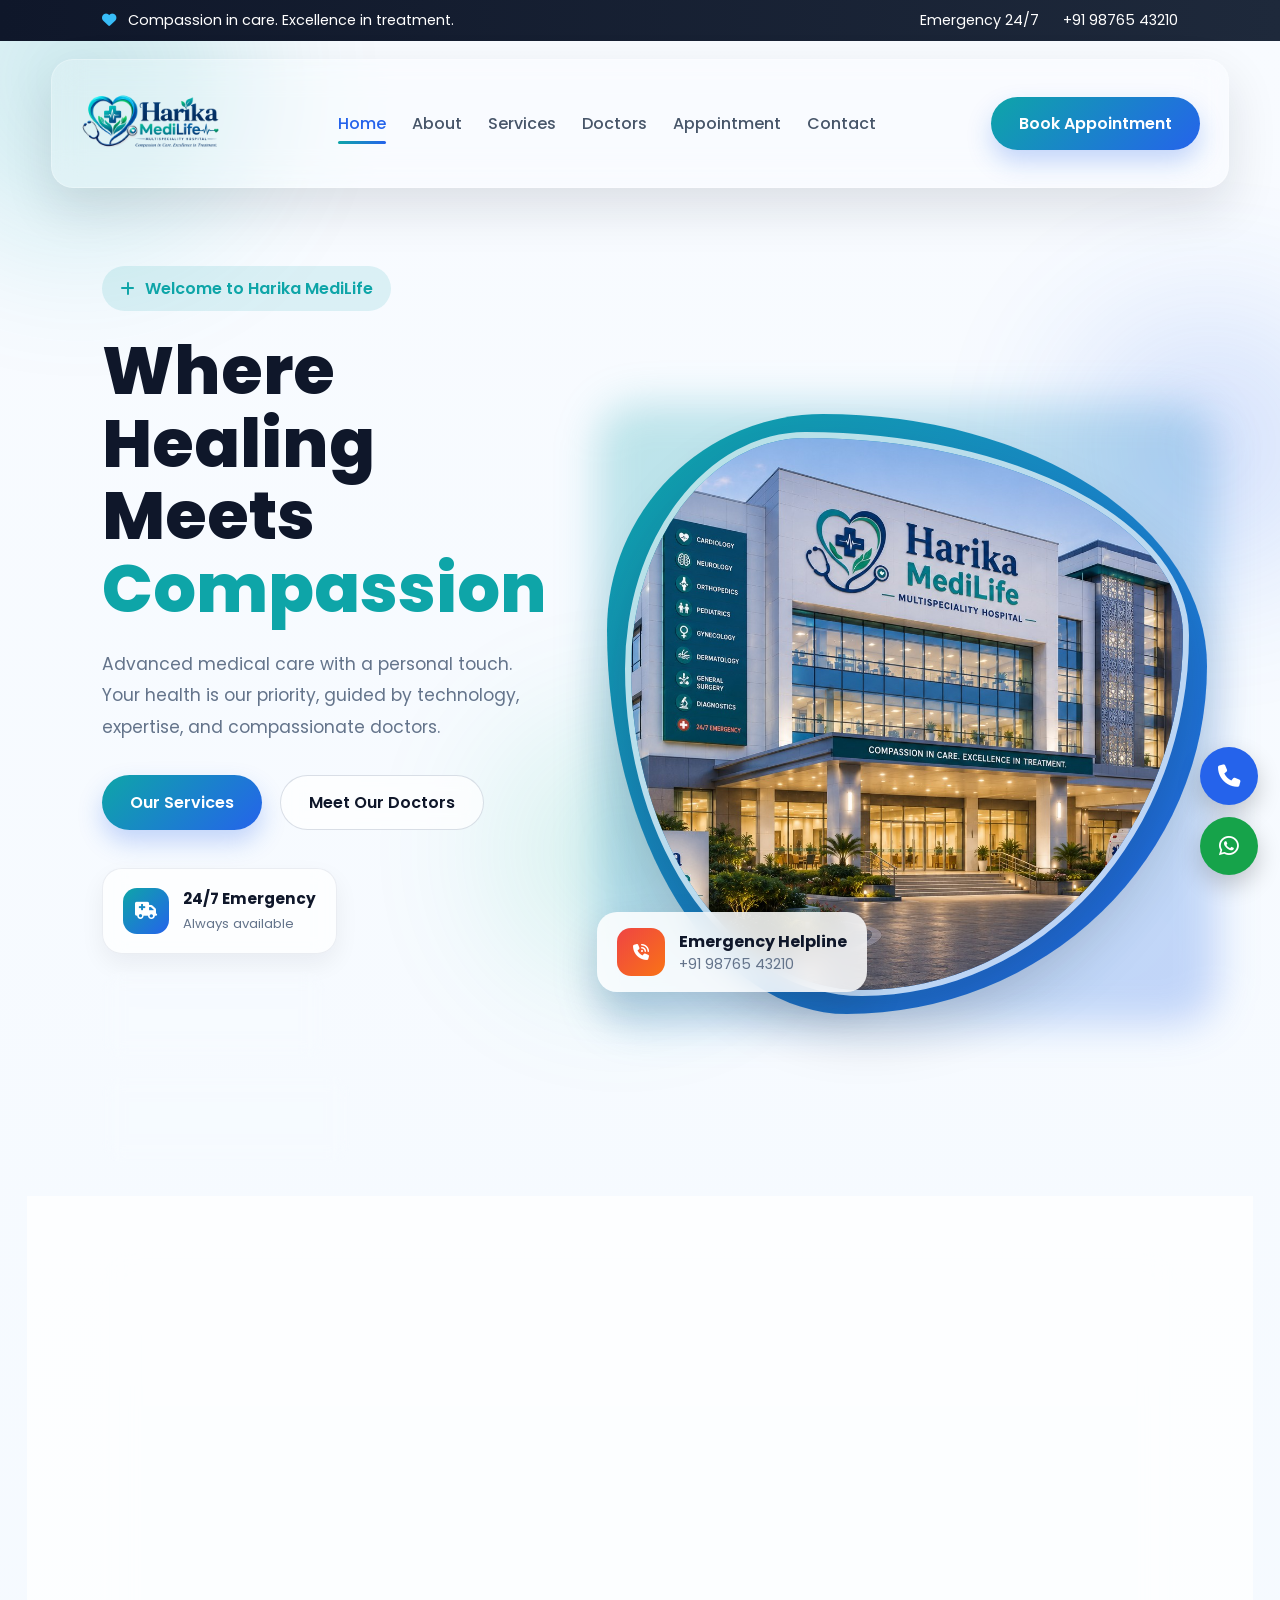
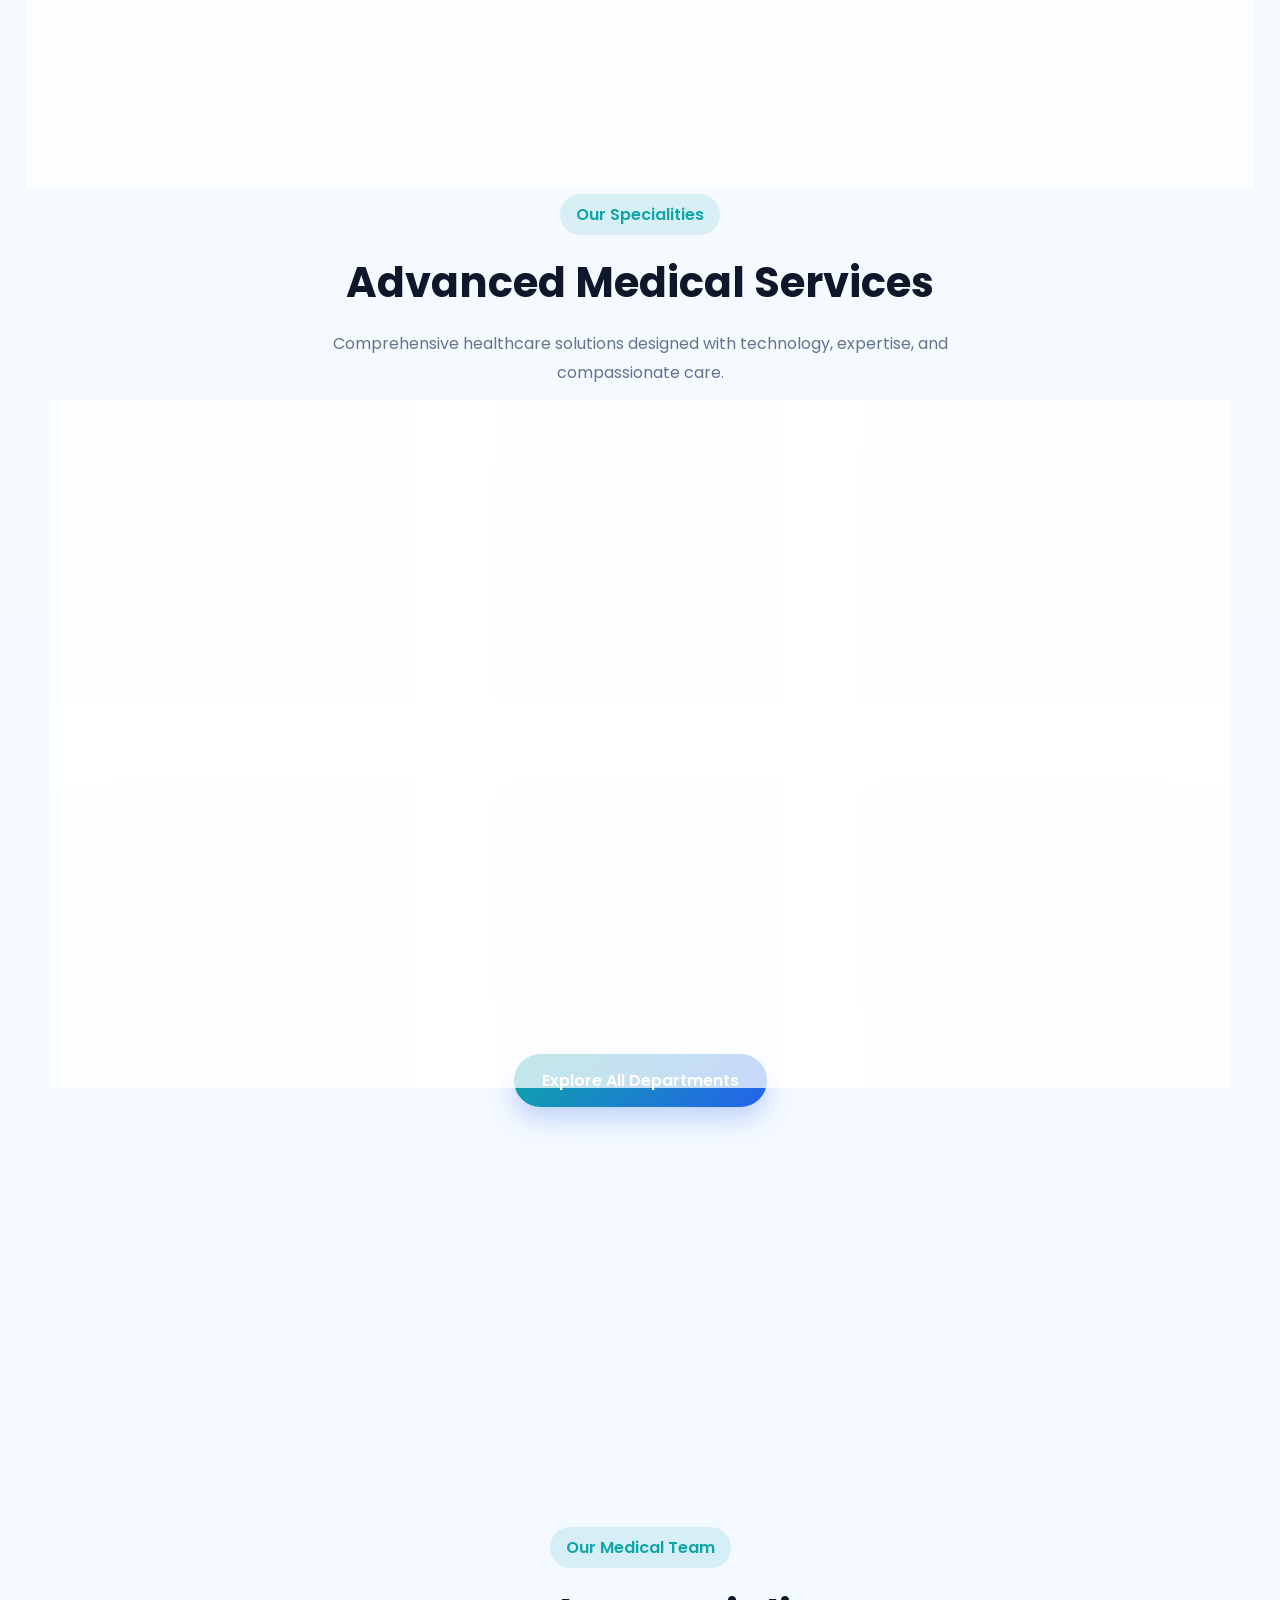
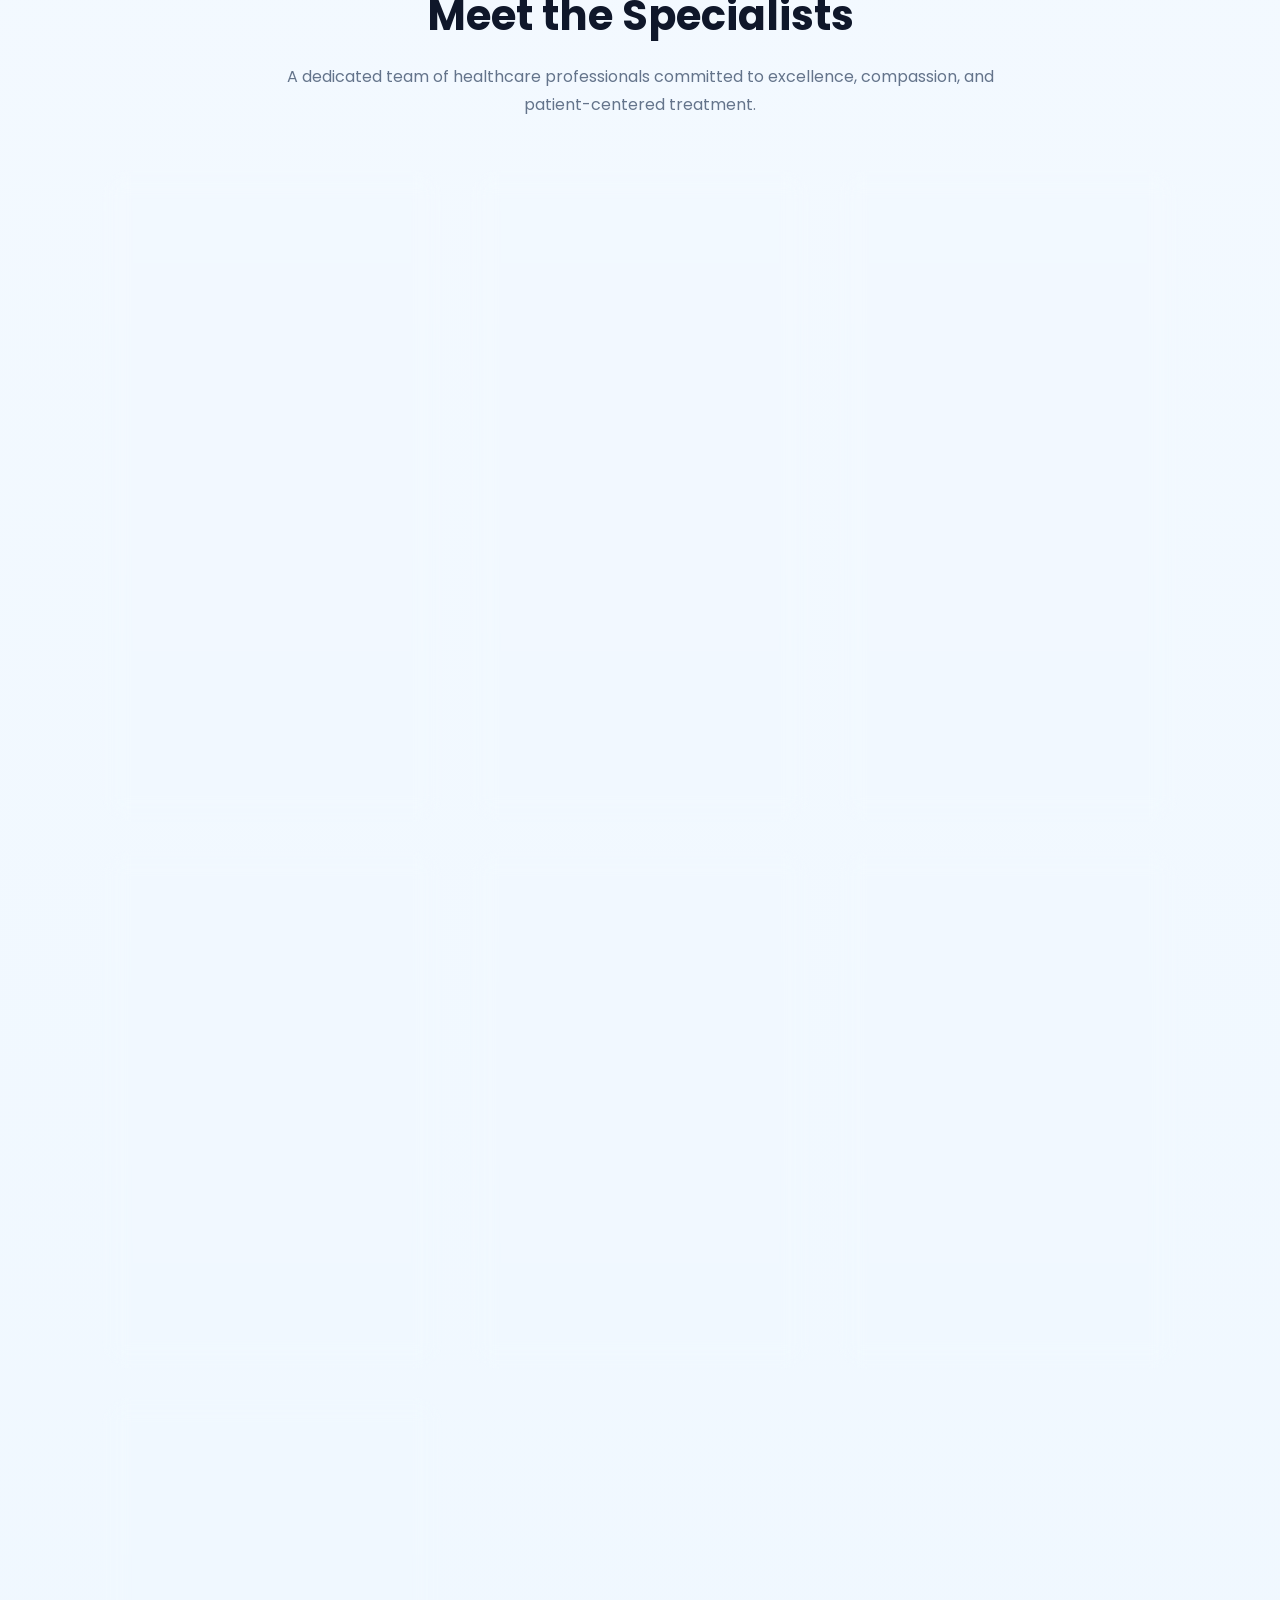
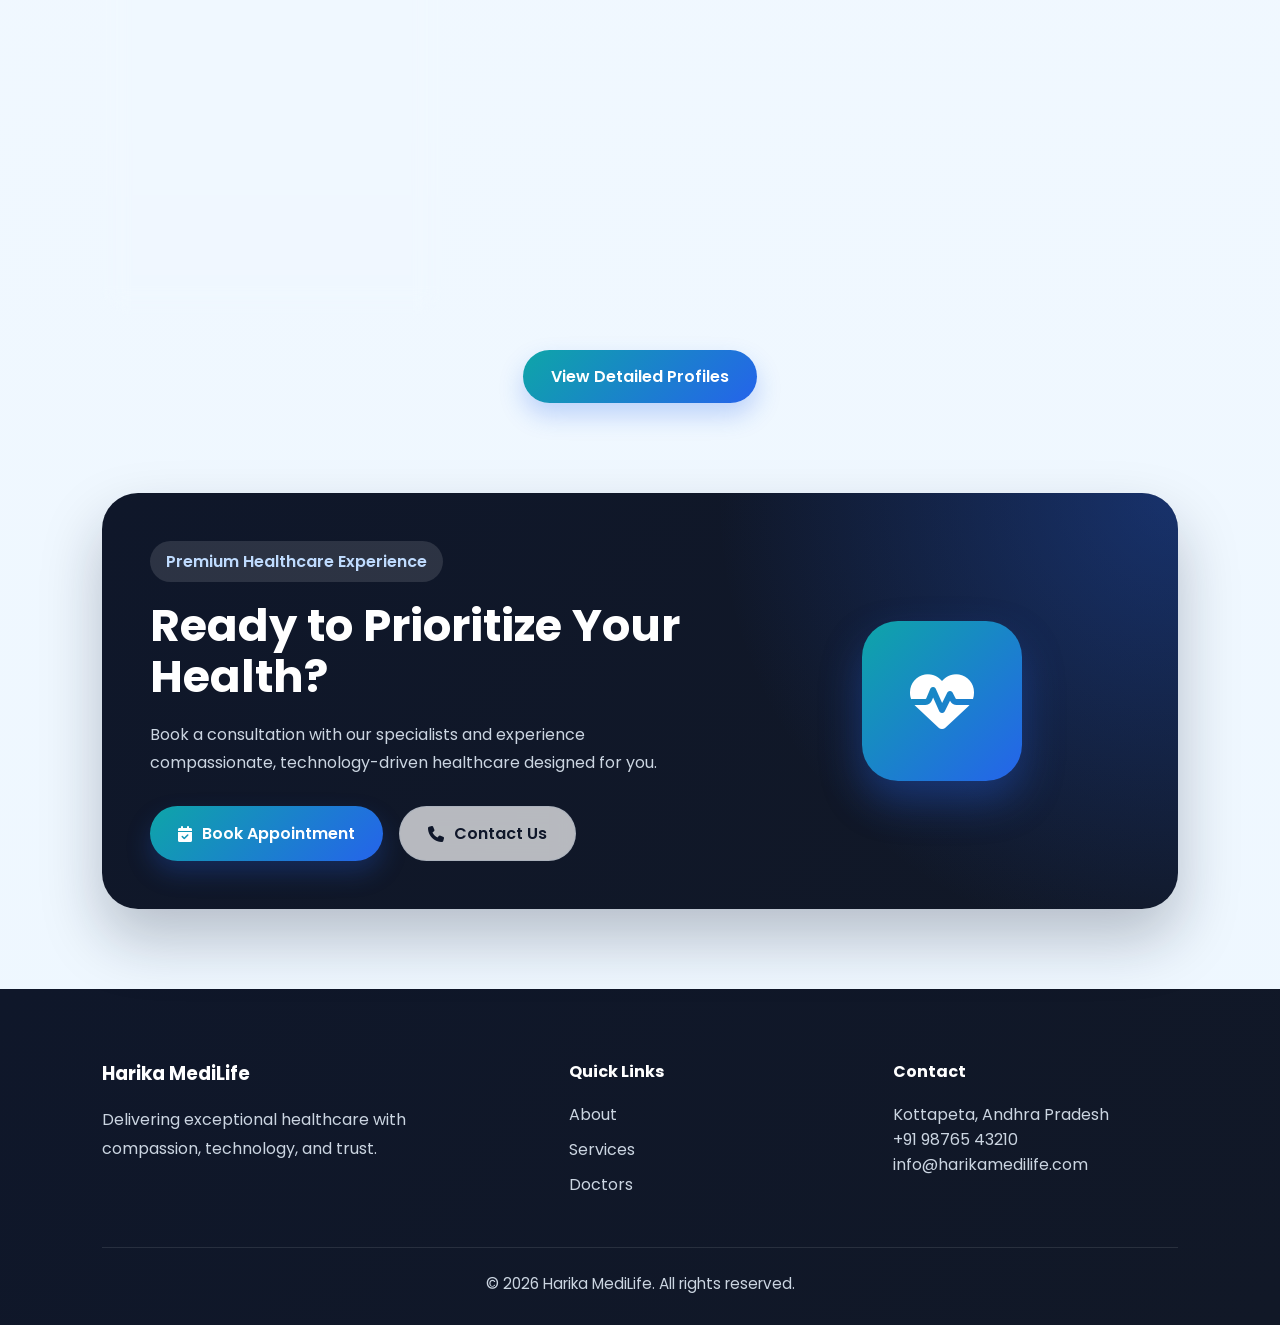
<file: index.html>
<!DOCTYPE html>
<html lang="en">
<head>
  <meta charset="UTF-8" />
  <meta name="viewport" content="width=device-width, initial-scale=1.0" />
  <title>Harika MediLife | Premium Healthcare</title>

  <link href="https://fonts.googleapis.com/css2?family=Poppins:wght@300;400;500;600;700;800&display=swap" rel="stylesheet">

  <link rel="stylesheet"
    href="https://cdnjs.cloudflare.com/ajax/libs/font-awesome/6.6.0/css/all.min.css">

  <link rel="stylesheet" href="css/style.css">
</head>

<body>
    <!-- Background Blobs -->
  <div class="bg-blob blob-1"></div>
  <div class="bg-blob blob-2"></div>
  <div class="bg-blob blob-3"></div>

  <!-- Top Emergency Bar -->
  <div class="top-bar">
    <div>
      <i class="fa-solid fa-heart"></i>
      Compassion in care. Excellence in treatment.
    </div>

    <div class="top-right">
      <span>Emergency 24/7</span>
      <span>+91 98765 43210</span>
    </div>
  </div>

  <!-- Navbar -->
  <header class="navbar">

    <div class="logo">
  <img src="images/logo.png" alt="Harika MediLife Logo" class="logo-img">
</div>

    <nav>
      <a href="index.html" class="active">Home</a>
      <a href="about.html">About</a>
      <a href="services.html">Services</a>
      <a href="doctors.html">Doctors</a>
      <a href="appointment.html">Appointment</a>
      <a href="contact.html">Contact</a>
    </nav>

    <a href="appointment.html" class="btn-primary">Book Appointment</a>

  </header>

  <!-- Hero Section -->
  <section class="hero">

    <div class="hero-content">

      <div class="welcome-badge">
        <i class="fa-solid fa-plus"></i>
        Welcome to Harika MediLife
      </div>

      <h1>Where Healing Meets <span>Compassion</span></h1>

      <p>
        Advanced medical care with a personal touch.
        Your health is our priority, guided by technology,
        expertise, and compassionate doctors.
      </p>

      <div class="hero-buttons">
        <a href="services.html" class="btn-primary">
          Our Services
        </a>

        <a href="doctors.html" class="btn-secondary">
          Meet Our Doctors
        </a>
      </div>

      <div class="trust-row">

        <div class="trust-item">
          <i class="fa-solid fa-truck-medical"></i>
          <div>
            <strong>24/7 Emergency</strong>
            <span>Always available</span>
          </div>
        </div>

        <div class="trust-item">
          <i class="fa-solid fa-user-doctor"></i>
          <div>
            <strong>Expert Doctors</strong>
            <span>Highly qualified</span>
          </div>
        </div>

        <div class="trust-item">
          <i class="fa-solid fa-microscope"></i>
          <div>
            <strong>Modern Facilities</strong>
            <span>Advanced technology</span>
          </div>
        </div>

      </div>

    </div>

    <div class="hero-image">

      <div class="hero-circle">
        <img src="images/hospital-main.jpg" alt="Harika MediLife Hospital">
      </div>

      <div class="floating-card">
        <i class="fa-solid fa-phone-volume"></i>
        <div>
          <strong>Emergency Helpline</strong>
          <p>+91 98765 43210</p>
        </div>
      </div>

    </div>

  </section>

  <!-- Founder Spotlight -->
  <section class="founder-section">

    <div class="founder-card">

      <div class="founder-image">
        <img src="images/founder.jpg" alt="Harika Team Leader">
      </div>

      <div class="founder-content">

        <span class="founder-badge">Founder</span>

        <h2>Harika</h2>

        <h4>Chief Cardiologist • Project Lead • Harika MediLife</h4>

        <p>
          Leading the vision of Harika MediLife with innovation, leadership, and compassionate healthcare.
        </p>

        <div class="founder-tags">
          <span>Leadership</span>
          <span>Innovation</span>
          <span>Patient Care</span>
        </div>

      </div>

    </div>

  </section>
    <!-- Premium Services -->
  <section class="services-section">

    <div class="section-header">
      <span>Our Specialities</span>
      <h2>Advanced Medical Services</h2>
      <p>
        Comprehensive healthcare solutions designed with
        technology, expertise, and compassionate care.
      </p>
    </div>

    <div class="services-grid">

      <div class="service-card-premium">
        <div class="service-icon">
          <i class="fa-solid fa-heart-pulse"></i>
        </div>
        <h3>Cardiology</h3>
        <p>Advanced heart care, ECG, echo, and cardiac diagnostics.</p>
      </div>

      <div class="service-card-premium">
        <div class="service-icon">
          <i class="fa-solid fa-brain"></i>
        </div>
        <h3>Neurology</h3>
        <p>Specialized treatment for stroke, migraine, and neurological disorders.</p>
      </div>

      <div class="service-card-premium">
        <div class="service-icon">
          <i class="fa-solid fa-child-reaching"></i>
        </div>
        <h3>Pediatrics</h3>
        <p>Complete healthcare for infants, children, and adolescents.</p>
      </div>

      <div class="service-card-premium">
        <div class="service-icon">
          <i class="fa-solid fa-bone"></i>
        </div>
        <h3>Orthopedics</h3>
        <p>Bone, joint, and sports injury management with modern techniques.</p>
      </div>

      <div class="service-card-premium">
        <div class="service-icon">
          <i class="fa-solid fa-user-doctor"></i>
        </div>
        <h3>Dermatology</h3>
        <p>Skin, hair, and cosmetic treatments with expert consultation.</p>
      </div>

      <div class="service-card-premium">
        <div class="service-icon">
          <i class="fa-solid fa-truck-medical"></i>
        </div>
        <h3>Emergency Care</h3>
        <p>24/7 emergency and trauma support with rapid response teams.</p>
      </div>

    </div>
    <div style="text-align:center; margin-top:35px;">
  <a href="services.html" class="btn-primary">
    Explore All Departments
  </a>
</div>

  </section>

  <!-- Quick Stats -->
  <section class="stats-section">

    <div class="stat-card">
      <i class="fa-solid fa-users"></i>
      <h3>10,000+</h3>
      <p>Happy Patients</p>
    </div>

    <div class="stat-card">
      <i class="fa-solid fa-user-doctor"></i>
      <h3>7+</h3>
      <p>Expert Doctors</p>
    </div>

    <div class="stat-card">
      <i class="fa-solid fa-heart-pulse"></i>
      <h3>15+</h3>
      <p>Specialities</p>
    </div>

    <div class="stat-card">
      <i class="fa-solid fa-shield-heart"></i>
      <h3>24/7</h3>
      <p>Emergency Care</p>
    </div>

  </section>
    <!-- Premium Doctors Team -->
  <section class="doctors-section">

    <div class="section-header">
      <span>Our Medical Team</span>
      <h2>Meet the Specialists</h2>
      <p>
        A dedicated team of healthcare professionals committed to
        excellence, compassion, and patient-centered treatment.
      </p>
    </div>

    <div class="doctors-grid">

      <!-- Team Leader Card -->
      <div class="doctor-card leader-card">

        <div class="leader-ribbon">FOUNDER</div>

        <div class="doctor-image">
          <img src="images/harika.jpg" alt="Dr Harika">
        </div>

        <div class="doctor-info">
          <h3>Dr. Harika</h3>
          <p class="speciality">Chief Cardiologist & Founder</p>

          <p class="doctor-desc">
            Leading the vision of Harika MediLife with innovation,
            leadership, and compassionate healthcare.
          </p>

          <div class="doctor-socials">
            <a href="#"><i class="fab fa-linkedin-in"></i></a>
            <a href="#"><i class="fab fa-instagram"></i></a>
            <a href="#"><i class="fab fa-facebook-f"></i></a>
          </div>
        </div>
      </div>

      <!-- Team Members -->

      <div class="doctor-card">
        <div class="doctor-image">
          <img src="images/afra.jpg" alt="Dr Afra Ulfath">
        </div>
        <div class="doctor-info">
          <h3>Dr. Afra Ulfath</h3>
          <p class="speciality">Neurologist</p>
          <div class="doctor-socials">
            <a href="#"><i class="fab fa-linkedin-in"></i></a>
            <a href="#"><i class="fab fa-instagram"></i></a>
          </div>
        </div>
      </div>

      <div class="doctor-card">
        <div class="doctor-image">
          <img src="images/rafia.jpg" alt="Dr Rafia">
        </div>
        <div class="doctor-info">
          <h3>Dr. Rafia</h3>
          <p class="speciality">Pediatrician</p>
          <div class="doctor-socials">
            <a href="#"><i class="fab fa-linkedin-in"></i></a>
            <a href="#"><i class="fab fa-instagram"></i></a>
          </div>
        </div>
      </div>

      <div class="doctor-card">
        <div class="doctor-image">
          <img src="images/harshitha.jpg" alt="Dr Harshitha">
        </div>
        <div class="doctor-info">
          <h3>Dr. Harshitha</h3>
          <p class="speciality">Orthopedic Specialist</p>
          <div class="doctor-socials">
            <a href="#"><i class="fab fa-linkedin-in"></i></a>
            <a href="#"><i class="fab fa-instagram"></i></a>
          </div>
        </div>
      </div>

      <div class="doctor-card">
        <div class="doctor-image">
          <img src="images/nandhini.jpg" alt="Dr Nandhini">
        </div>
        <div class="doctor-info">
          <h3>Dr. Nandhini</h3>
          <p class="speciality">Dermatologist</p>
          <div class="doctor-socials">
            <a href="#"><i class="fab fa-linkedin-in"></i></a>
            <a href="#"><i class="fab fa-instagram"></i></a>
          </div>
        </div>
      </div>

      <div class="doctor-card">
        <div class="doctor-image">
          <img src="images/charani.jpg" alt="Dr Charani">
        </div>
        <div class="doctor-info">
          <h3>Dr. Charani</h3>
          <p class="speciality">Emergency Specialist</p>
          <div class="doctor-socials">
            <a href="#"><i class="fab fa-linkedin-in"></i></a>
            <a href="#"><i class="fab fa-instagram"></i></a>
          </div>
        </div>
      </div>

      <div class="doctor-card">
        <div class="doctor-image">
          <img src="images/gnana.jpg" alt="Dr Gnana Prasanna">
        </div>
        <div class="doctor-info">
          <h3>Dr. Gnana Prasanna</h3>
          <p class="speciality">Medical Coordinator</p>
          <div class="doctor-socials">
            <a href="#"><i class="fab fa-linkedin-in"></i></a>
            <a href="#"><i class="fab fa-instagram"></i></a>
          </div>
        </div>
      </div>

    </div>
    <div style="text-align:center; margin-top:35px;">
  <a href="doctors.html" class="btn-primary">
    View Detailed Profiles
  </a>
</div>

  </section>
    <!-- Luxury Appointment CTA -->
  <section class="cta-section">

    <div class="cta-card">

      <div class="cta-content">

        <span>Premium Healthcare Experience</span>

        <h2>Ready to Prioritize Your Health?</h2>

        <p>
          Book a consultation with our specialists and experience
          compassionate, technology-driven healthcare designed for you.
        </p>

        <div class="cta-buttons">

          <a href="appointment.html" class="btn-primary">
            <i class="fa-solid fa-calendar-check"></i>
            Book Appointment
          </a>

          <a href="contact.html" class="btn-secondary">
            <i class="fa-solid fa-phone"></i>
            Contact Us
          </a>

        </div>

      </div>

      <div class="cta-icon">
        <i class="fa-solid fa-heart-pulse"></i>
      </div>

    </div>

  </section>

  <!-- Footer -->
  <footer class="footer">

    <div class="footer-content">

      <div class="footer-brand">
        <h3>Harika MediLife</h3>
        <p>
          Delivering exceptional healthcare with compassion,
          technology, and trust.
        </p>
      </div>

      <div>
        <h4>Quick Links</h4>
        <a href="about.html">About</a>
        <a href="services.html">Services</a>
        <a href="doctors.html">Doctors</a>
      </div>

      <div>
        <h4>Contact</h4>
        <p>Kottapeta, Andhra Pradesh</p>
        <p>+91 98765 43210</p>
        <p>info@harikamedilife.com</p>
      </div>

    </div>

    <p class="copyright">
      © 2026 Harika MediLife. All rights reserved.
    </p>

  </footer>

  <script src="js/script.js"></script>
  <!-- Floating Buttons -->
<a href="tel:+919876543210" class="float-call">
  <i class="fa-solid fa-phone"></i>
</a>

<a href="https://wa.me/919876543210" class="float-whatsapp" target="_blank">
  <i class="fa-brands fa-whatsapp"></i>
</a>

</body>
</html>
</file>
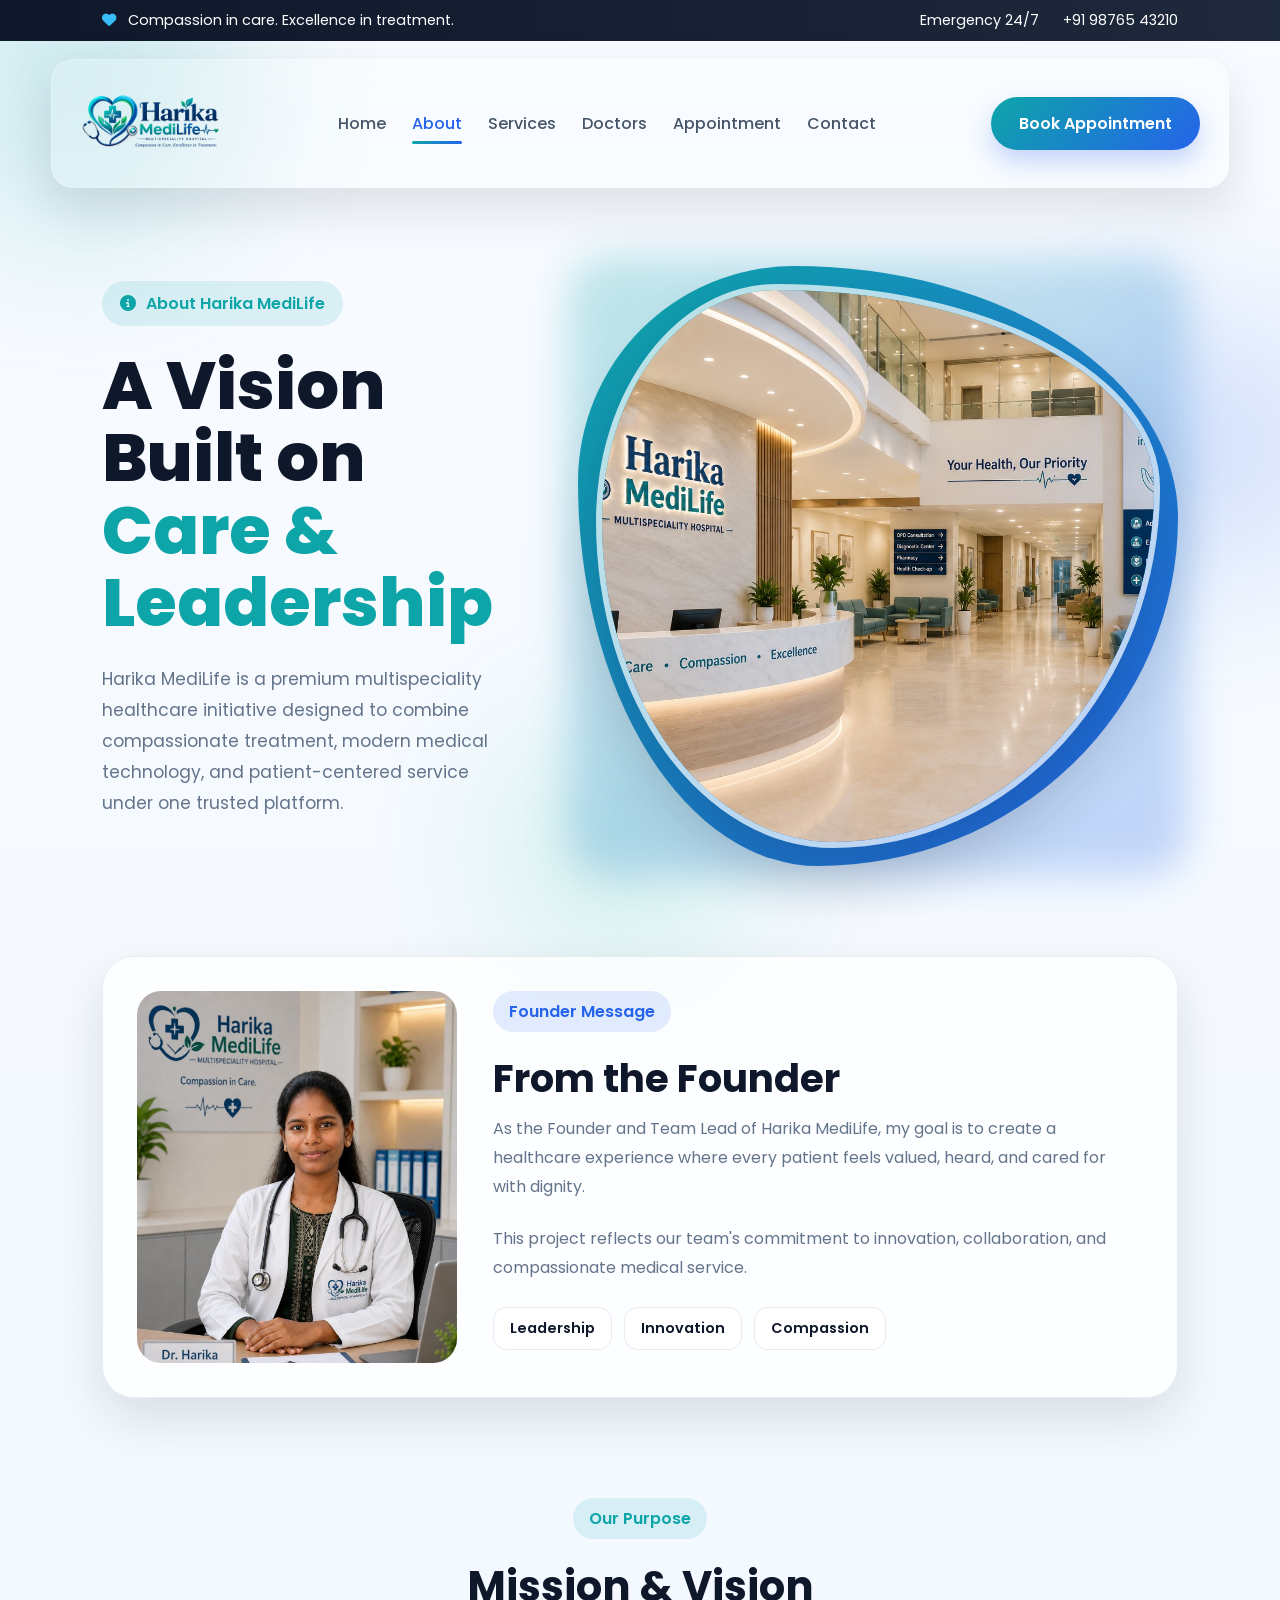
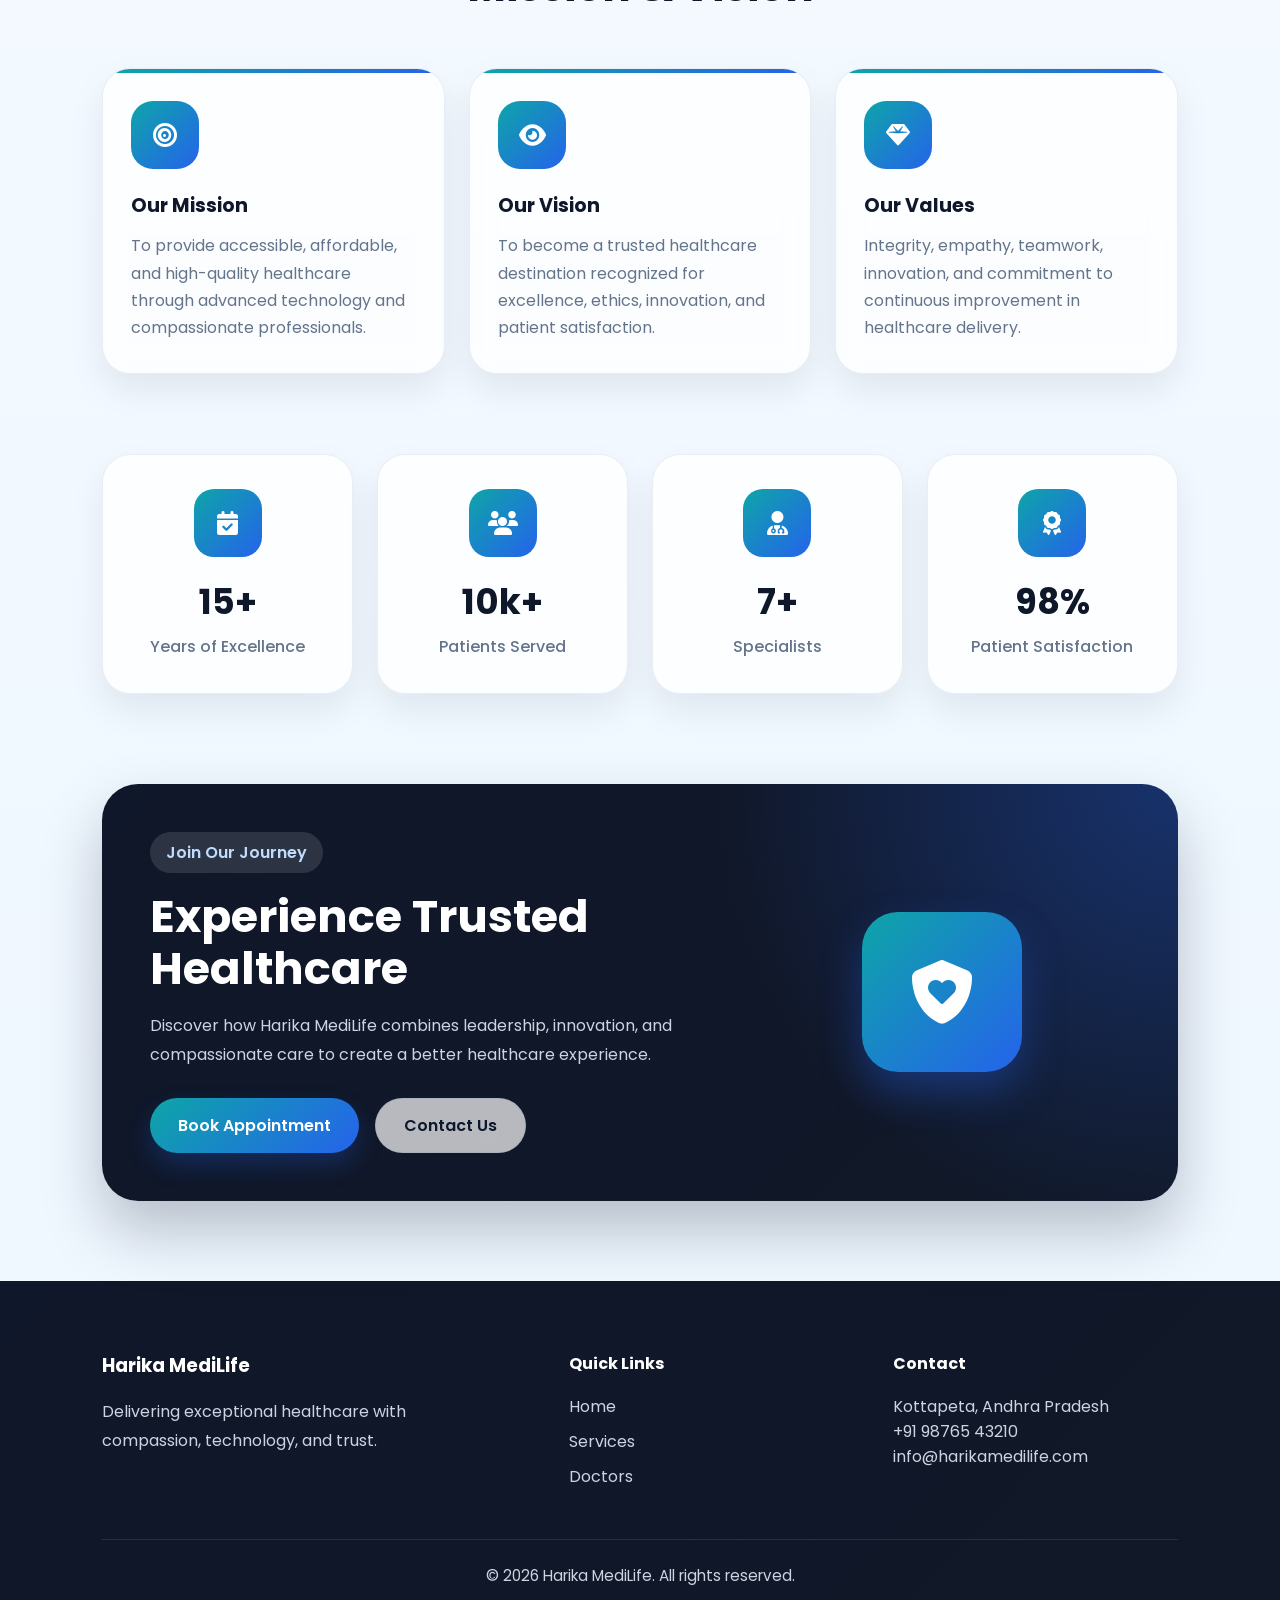
<file: about.html>
<!DOCTYPE html>
<html lang="en">
<head>
  <meta charset="UTF-8" />
  <meta name="viewport" content="width=device-width, initial-scale=1.0" />
  <title>About | Harika MediLife</title>

  <link href="https://fonts.googleapis.com/css2?family=Poppins:wght@300;400;500;600;700;800&display=swap" rel="stylesheet">

  <link rel="stylesheet"
    href="https://cdnjs.cloudflare.com/ajax/libs/font-awesome/6.6.0/css/all.min.css">

  <link rel="stylesheet" href="css/style.css">
</head>

<body>

  <div class="bg-blob blob-1"></div>
  <div class="bg-blob blob-2"></div>
  <div class="bg-blob blob-3"></div>

  <div class="top-bar">
    <div>
      <i class="fa-solid fa-heart"></i>
      Compassion in care. Excellence in treatment.
    </div>

    <div class="top-right">
      <span>Emergency 24/7</span>
      <span>+91 98765 43210</span>
    </div>
  </div>

  <header class="navbar">

    <div class="logo">
  <img src="images/logo.png" alt="Harika MediLife Logo" class="logo-img">
</div>
    <nav>
      <a href="index.html">Home</a>
      <a href="about.html" class="active">About</a>
      <a href="services.html">Services</a>
      <a href="doctors.html">Doctors</a>
      <a href="appointment.html">Appointment</a>
      <a href="contact.html">Contact</a>
    </nav>

    <a href="appointment.html" class="btn-primary">Book Appointment</a>

  </header>

  <section class="hero" style="min-height:60vh;">

    <div class="hero-content">

      <div class="welcome-badge">
        <i class="fa-solid fa-circle-info"></i>
        About Harika MediLife
      </div>

      <h1>A Vision Built on <span>Care & Leadership</span></h1>

      <p>
        Harika MediLife is a premium multispeciality healthcare initiative
        designed to combine compassionate treatment, modern medical technology,
        and patient-centered service under one trusted platform.
      </p>

    </div>

    <div class="hero-image">
      <div class="hero-circle">
        <img src="images/about.jpg" alt="About Harika MediLife">
      </div>
    </div>

  </section>

  <section class="founder-section">

    <div class="founder-card">

      <div class="founder-image">
        <img src="images/founder.jpg" alt="Founder Harika">
      </div>

      <div class="founder-content">

        <span class="founder-badge">Founder Message</span>

        <h2>From the Founder</h2>

        <p>
          As the Founder and Team Lead of Harika MediLife, my goal is to create
          a healthcare experience where every patient feels valued, heard, and
          cared for with dignity.
        </p>

        <p>
          This project reflects our team's commitment to innovation,
          collaboration, and compassionate medical service.
        </p>

        <div class="founder-tags">
          <span>Leadership</span>
          <span>Innovation</span>
          <span>Compassion</span>
        </div>

      </div>

    </div>

  </section>

  <section class="services-section">

    <div class="section-header">
      <span>Our Purpose</span>
      <h2>Mission & Vision</h2>
    </div>

    <div class="services-grid">

      <div class="service-card-premium">
        <div class="service-icon">
          <i class="fa-solid fa-bullseye"></i>
        </div>
        <h3>Our Mission</h3>
        <p>
          To provide accessible, affordable, and high-quality healthcare
          through advanced technology and compassionate professionals.
        </p>
      </div>

      <div class="service-card-premium">
        <div class="service-icon">
          <i class="fa-solid fa-eye"></i>
        </div>
        <h3>Our Vision</h3>
        <p>
          To become a trusted healthcare destination recognized for excellence,
          ethics, innovation, and patient satisfaction.
        </p>
      </div>

      <div class="service-card-premium">
        <div class="service-icon">
          <i class="fa-solid fa-gem"></i>
        </div>
        <h3>Our Values</h3>
        <p>
          Integrity, empathy, teamwork, innovation, and commitment to
          continuous improvement in healthcare delivery.
        </p>
      </div>

    </div>

  </section>

  <section class="stats-section">

    <div class="stat-card">
      <i class="fa-solid fa-calendar-check"></i>
      <h3>15+</h3>
      <p>Years of Excellence</p>
    </div>

    <div class="stat-card">
      <i class="fa-solid fa-users"></i>
      <h3>10k+</h3>
      <p>Patients Served</p>
    </div>

    <div class="stat-card">
      <i class="fa-solid fa-user-doctor"></i>
      <h3>7+</h3>
      <p>Specialists</p>
    </div>

    <div class="stat-card">
      <i class="fa-solid fa-award"></i>
      <h3>98%</h3>
      <p>Patient Satisfaction</p>
    </div>

  </section>

  <section class="cta-section">

    <div class="cta-card">

      <div class="cta-content">

        <span>Join Our Journey</span>

        <h2>Experience Trusted Healthcare</h2>

        <p>
          Discover how Harika MediLife combines leadership, innovation,
          and compassionate care to create a better healthcare experience.
        </p>

        <div class="cta-buttons">
          <a href="appointment.html" class="btn-primary">
            Book Appointment
          </a>

          <a href="contact.html" class="btn-secondary">
            Contact Us
          </a>
        </div>

      </div>

      <div class="cta-icon">
        <i class="fa-solid fa-shield-heart"></i>
      </div>

    </div>

  </section>

  <footer class="footer">

    <div class="footer-content">

      <div class="footer-brand">
        <h3>Harika MediLife</h3>
        <p>
          Delivering exceptional healthcare with compassion,
          technology, and trust.
        </p>
      </div>

      <div>
        <h4>Quick Links</h4>
        <a href="index.html">Home</a>
        <a href="services.html">Services</a>
        <a href="doctors.html">Doctors</a>
      </div>

      <div>
        <h4>Contact</h4>
        <p>Kottapeta, Andhra Pradesh</p>
        <p>+91 98765 43210</p>
        <p>info@harikamedilife.com</p>
      </div>

    </div>

    <p class="copyright">
      © 2026 Harika MediLife. All rights reserved.
    </p>

  </footer>

  <script src="js/script.js"></script>

</body>
</html>
</file>
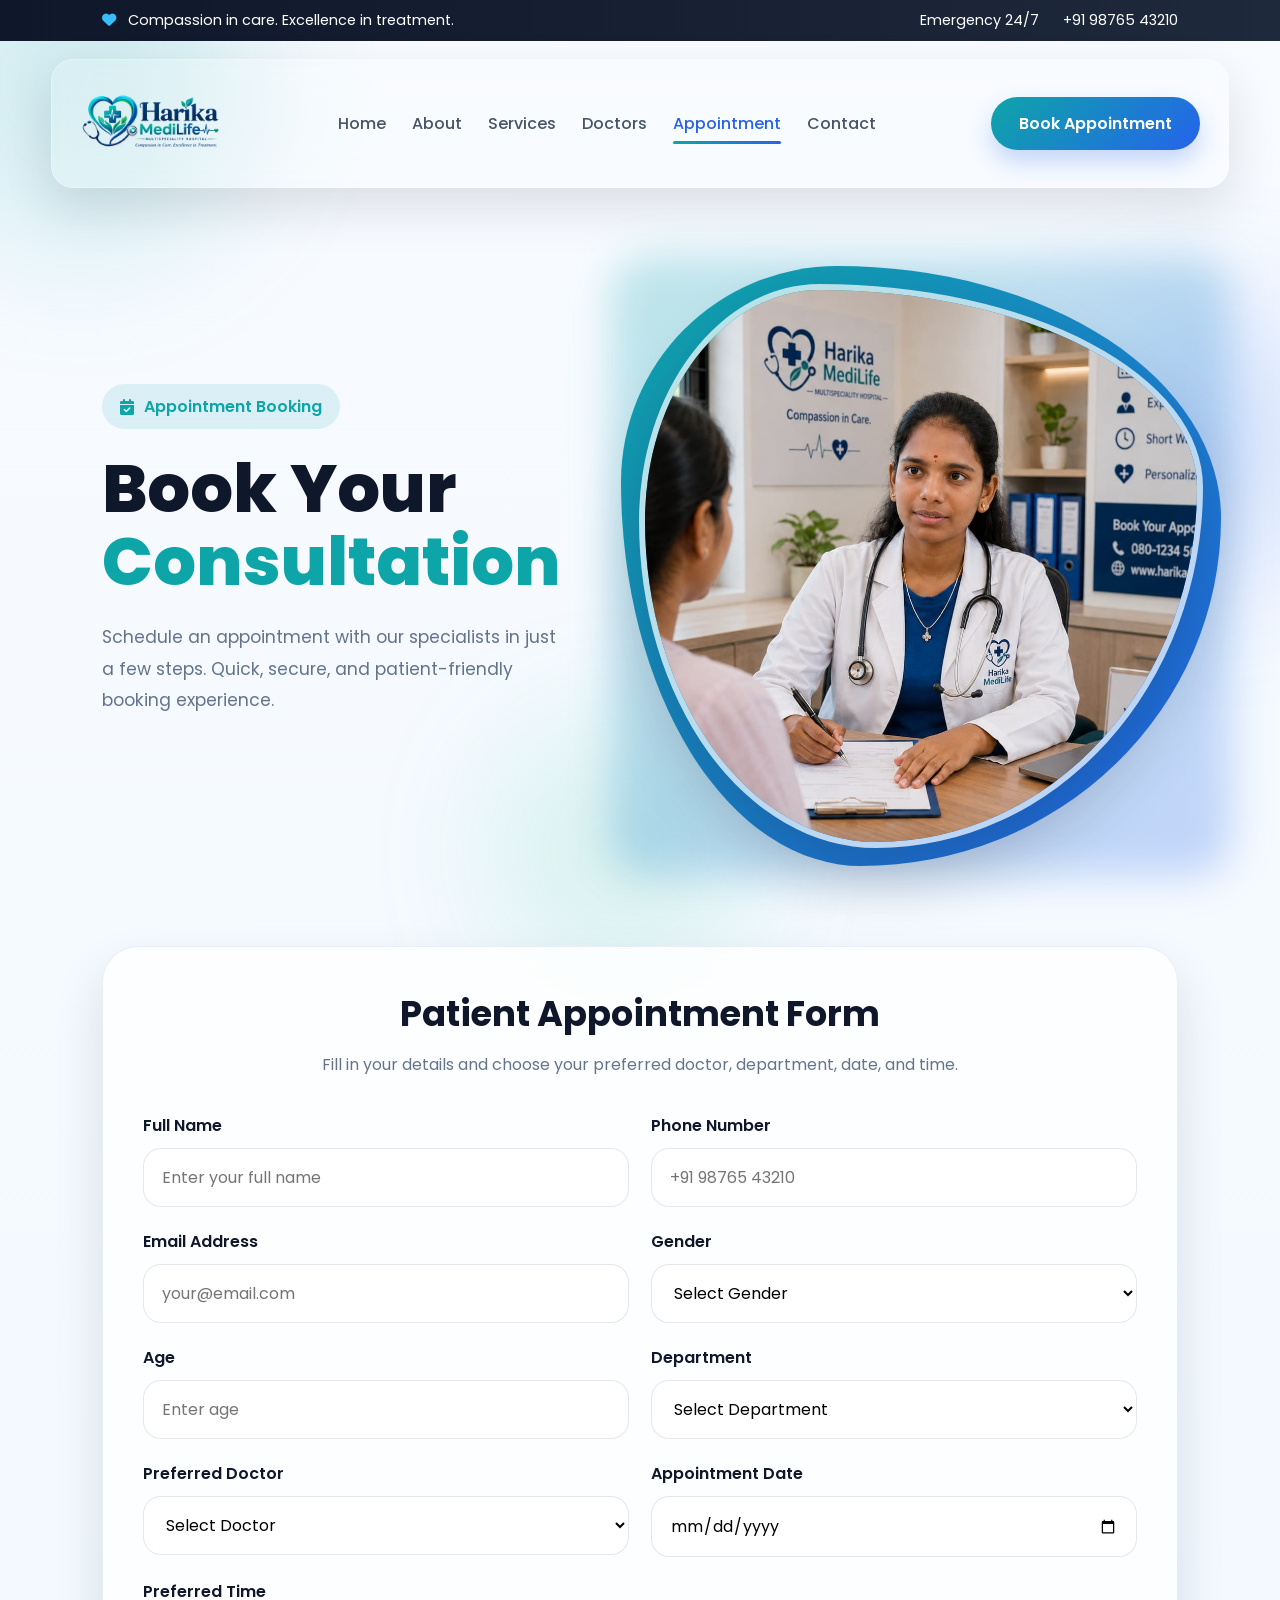
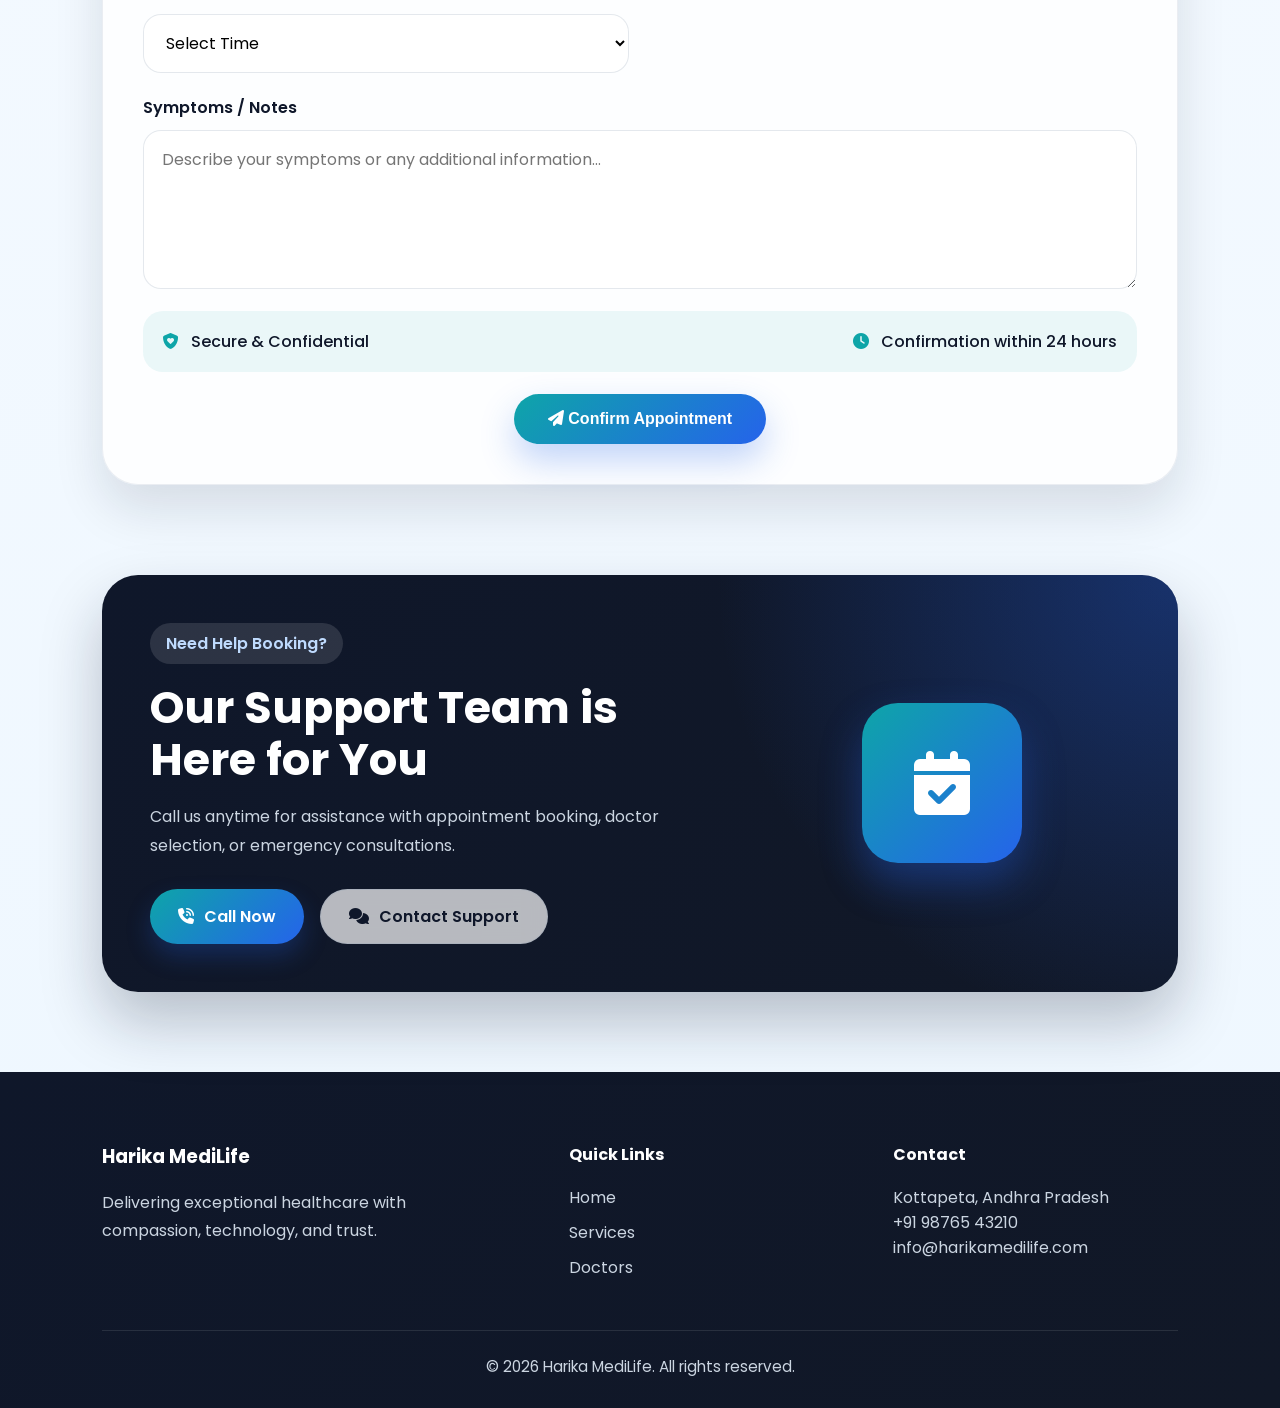
<file: appointment.html>
<!DOCTYPE html>
<html lang="en">
<head>
  <meta charset="UTF-8" />
  <meta name="viewport" content="width=device-width, initial-scale=1.0" />
  <title>Book Appointment | Harika MediLife</title>

  <link href="https://fonts.googleapis.com/css2?family=Poppins:wght@300;400;500;600;700;800&display=swap" rel="stylesheet">

  <link rel="stylesheet"
    href="https://cdnjs.cloudflare.com/ajax/libs/font-awesome/6.6.0/css/all.min.css">

  <link rel="stylesheet" href="css/style.css">
</head>

<body>

  <div class="bg-blob blob-1"></div>
  <div class="bg-blob blob-2"></div>
  <div class="bg-blob blob-3"></div>

  <div class="top-bar">
    <div>
      <i class="fa-solid fa-heart"></i>
      Compassion in care. Excellence in treatment.
    </div>

    <div class="top-right">
      <span>Emergency 24/7</span>
      <span>+91 98765 43210</span>
    </div>
  </div>

  <header class="navbar">

    <div class="logo">
  <img src="images/logo.png" alt="Harika MediLife Logo" class="logo-img">
</div>

    <nav>
      <a href="index.html">Home</a>
      <a href="about.html">About</a>
      <a href="services.html">Services</a>
      <a href="doctors.html">Doctors</a>
      <a href="appointment.html" class="active">Appointment</a>
      <a href="contact.html">Contact</a>
    </nav>

    <a href="appointment.html" class="btn-primary">Book Appointment</a>

  </header>

  <section class="hero" style="min-height:45vh;">

    <div class="hero-content">

      <div class="welcome-badge">
        <i class="fa-solid fa-calendar-check"></i>
        Appointment Booking
      </div>

      <h1>Book Your <span>Consultation</span></h1>

      <p>
        Schedule an appointment with our specialists in just a few steps.
        Quick, secure, and patient-friendly booking experience.
      </p>

    </div>

    <div class="hero-image">
      <div class="hero-circle">
        <img src="images/appointment.jpg" alt="Book Appointment">
      </div>
    </div>

  </section>

  <section class="appointment-section">

    <div class="appointment-card reveal active">

      <div class="appointment-header">
        <h2>Patient Appointment Form</h2>
        <p>
          Fill in your details and choose your preferred doctor,
          department, date, and time.
        </p>
      </div>

      <form class="appointment-form">

        <div class="form-grid">

          <div class="form-group">
            <label>Full Name</label>
            <input type="text" placeholder="Enter your full name" required>
          </div>

          <div class="form-group">
            <label>Phone Number</label>
            <input type="tel" placeholder="+91 98765 43210" required>
          </div>

          <div class="form-group">
            <label>Email Address</label>
            <input type="email" placeholder="your@email.com" required>
          </div>

          <div class="form-group">
            <label>Gender</label>
            <select required>
              <option value="">Select Gender</option>
              <option>Female</option>
              <option>Male</option>
              <option>Other</option>
            </select>
          </div>

          <div class="form-group">
            <label>Age</label>
            <input type="number" placeholder="Enter age" required>
          </div>

          <div class="form-group">
            <label>Department</label>
            <select required>
              <option value="">Select Department</option>
              <option>Cardiology</option>
              <option>Neurology</option>
              <option>Pediatrics</option>
              <option>Orthopedics</option>
              <option>Dermatology</option>
              <option>Emergency Care</option>
            </select>
          </div>

          <div class="form-group">
            <label>Preferred Doctor</label>
            <select required>
              <option value="">Select Doctor</option>
              <option>Dr. Harika</option>
              <option>Dr. Afra Ulfath</option>
              <option>Dr. Rafia</option>
              <option>Dr. Harshitha</option>
              <option>Dr. Nandhini</option>
              <option>Dr. Charani</option>
              <option>Dr. Gnana Prasanna</option>
            </select>
          </div>

          <div class="form-group">
            <label>Appointment Date</label>
            <input type="date" required>
          </div>

          <div class="form-group">
            <label>Preferred Time</label>
            <select required>
              <option value="">Select Time</option>
              <option>09:00 AM</option>
              <option>10:00 AM</option>
              <option>11:00 AM</option>
              <option>12:00 PM</option>
              <option>02:00 PM</option>
              <option>03:00 PM</option>
              <option>04:00 PM</option>
              <option>05:00 PM</option>
            </select>
          </div>

        </div>

        <div class="form-group full-width">
          <label>Symptoms / Notes</label>
          <textarea rows="5" placeholder="Describe your symptoms or any additional information..."></textarea>
        </div>

        <div class="appointment-info">
          <div>
            <i class="fa-solid fa-shield-heart"></i>
            Secure & Confidential
          </div>

          <div>
            <i class="fa-solid fa-clock"></i>
            Confirmation within 24 hours
          </div>
        </div>

        <button type="submit" class="submit-btn">
          <i class="fa-solid fa-paper-plane"></i>
          Confirm Appointment
        </button>

      </form>

    </div>

  </section>

  <section class="cta-section">

    <div class="cta-card">

      <div class="cta-content">

        <span>Need Help Booking?</span>

        <h2>Our Support Team is Here for You</h2>

        <p>
          Call us anytime for assistance with appointment booking,
          doctor selection, or emergency consultations.
        </p>

        <div class="cta-buttons">

          <a href="tel:+919876543210" class="btn-primary">
            <i class="fa-solid fa-phone-volume"></i>
            Call Now
          </a>

          <a href="contact.html" class="btn-secondary">
            <i class="fa-solid fa-comments"></i>
            Contact Support
          </a>

        </div>

      </div>

      <div class="cta-icon">
        <i class="fa-solid fa-calendar-check"></i>
      </div>

    </div>

  </section>

  <footer class="footer">

    <div class="footer-content">

      <div class="footer-brand">
        <h3>Harika MediLife</h3>
        <p>
          Delivering exceptional healthcare with compassion,
          technology, and trust.
        </p>
      </div>

      <div>
        <h4>Quick Links</h4>
        <a href="index.html">Home</a>
        <a href="services.html">Services</a>
        <a href="doctors.html">Doctors</a>
      </div>

      <div>
        <h4>Contact</h4>
        <p>Kottapeta, Andhra Pradesh</p>
        <p>+91 98765 43210</p>
        <p>info@harikamedilife.com</p>
      </div>

    </div>

    <p class="copyright">
      © 2026 Harika MediLife. All rights reserved.
    </p>

  </footer>

  <script src="js/script.js"></script>

</body>
</html>
</file>
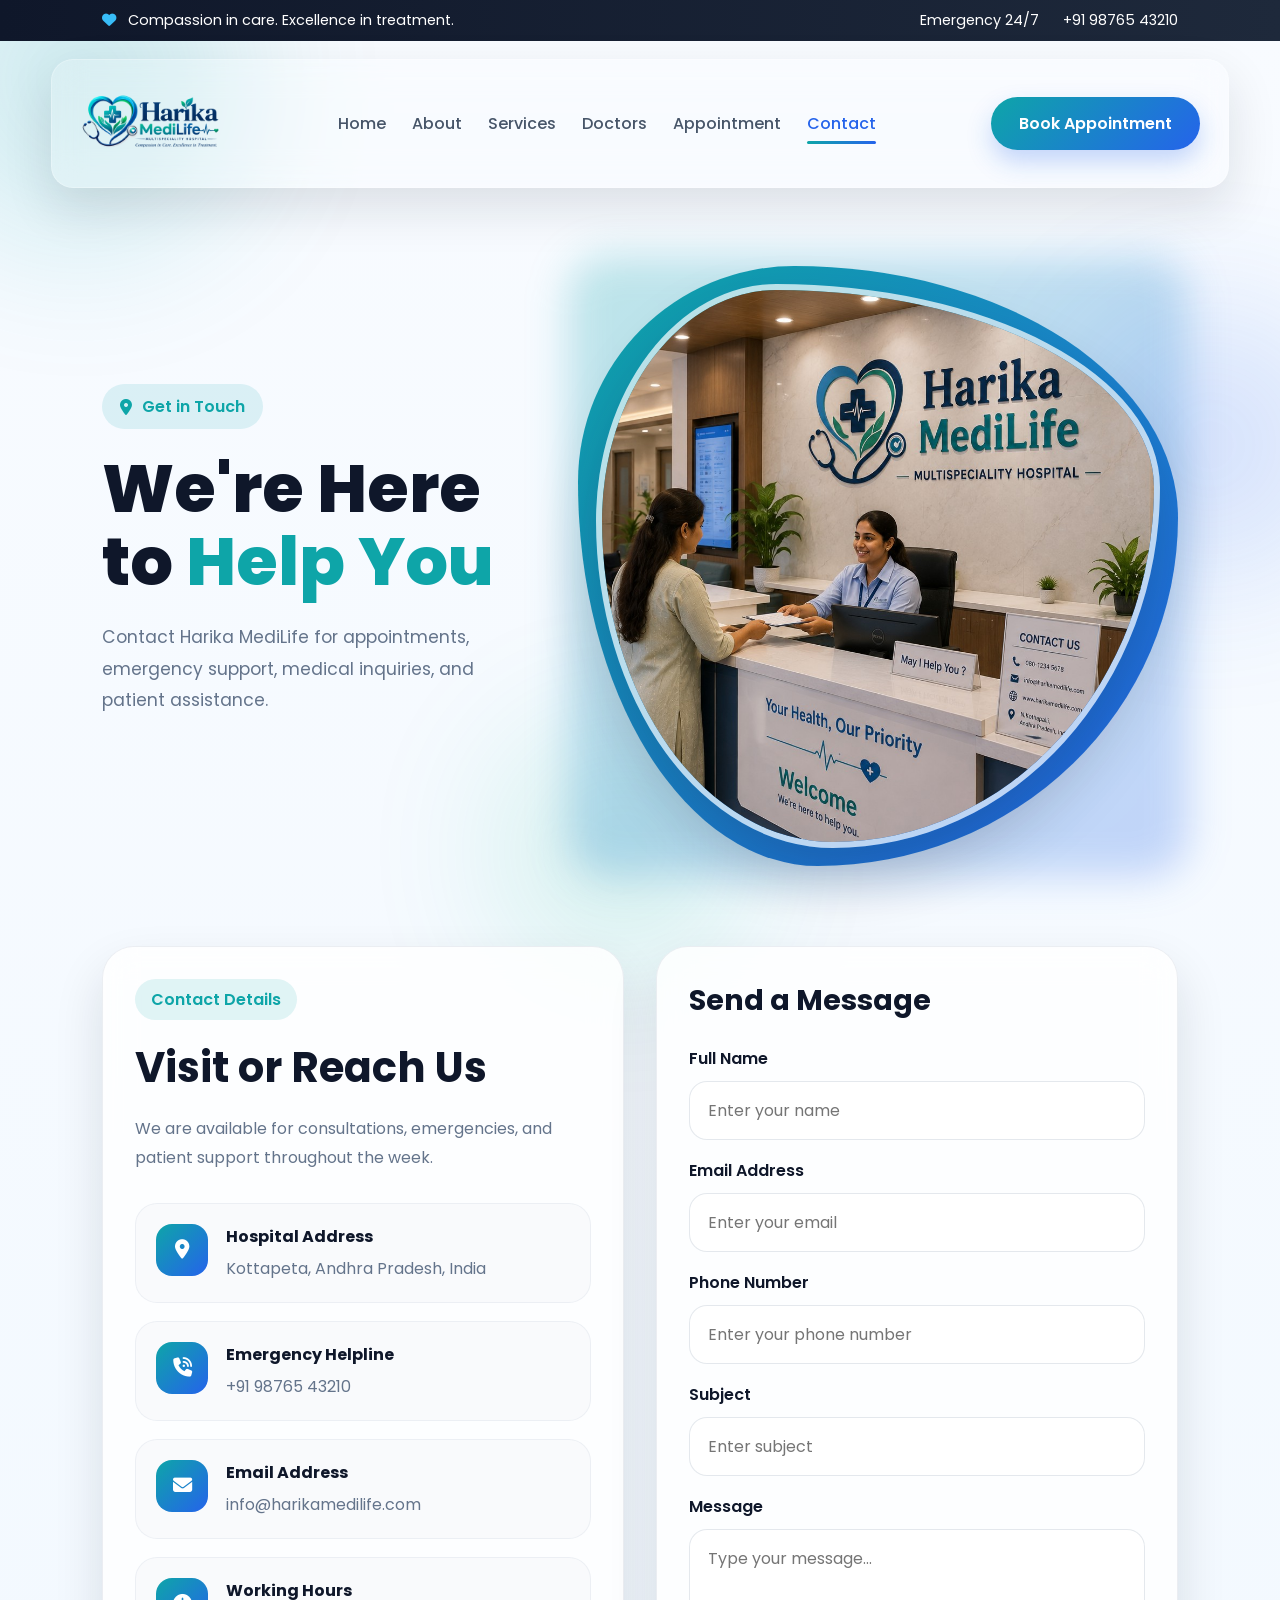
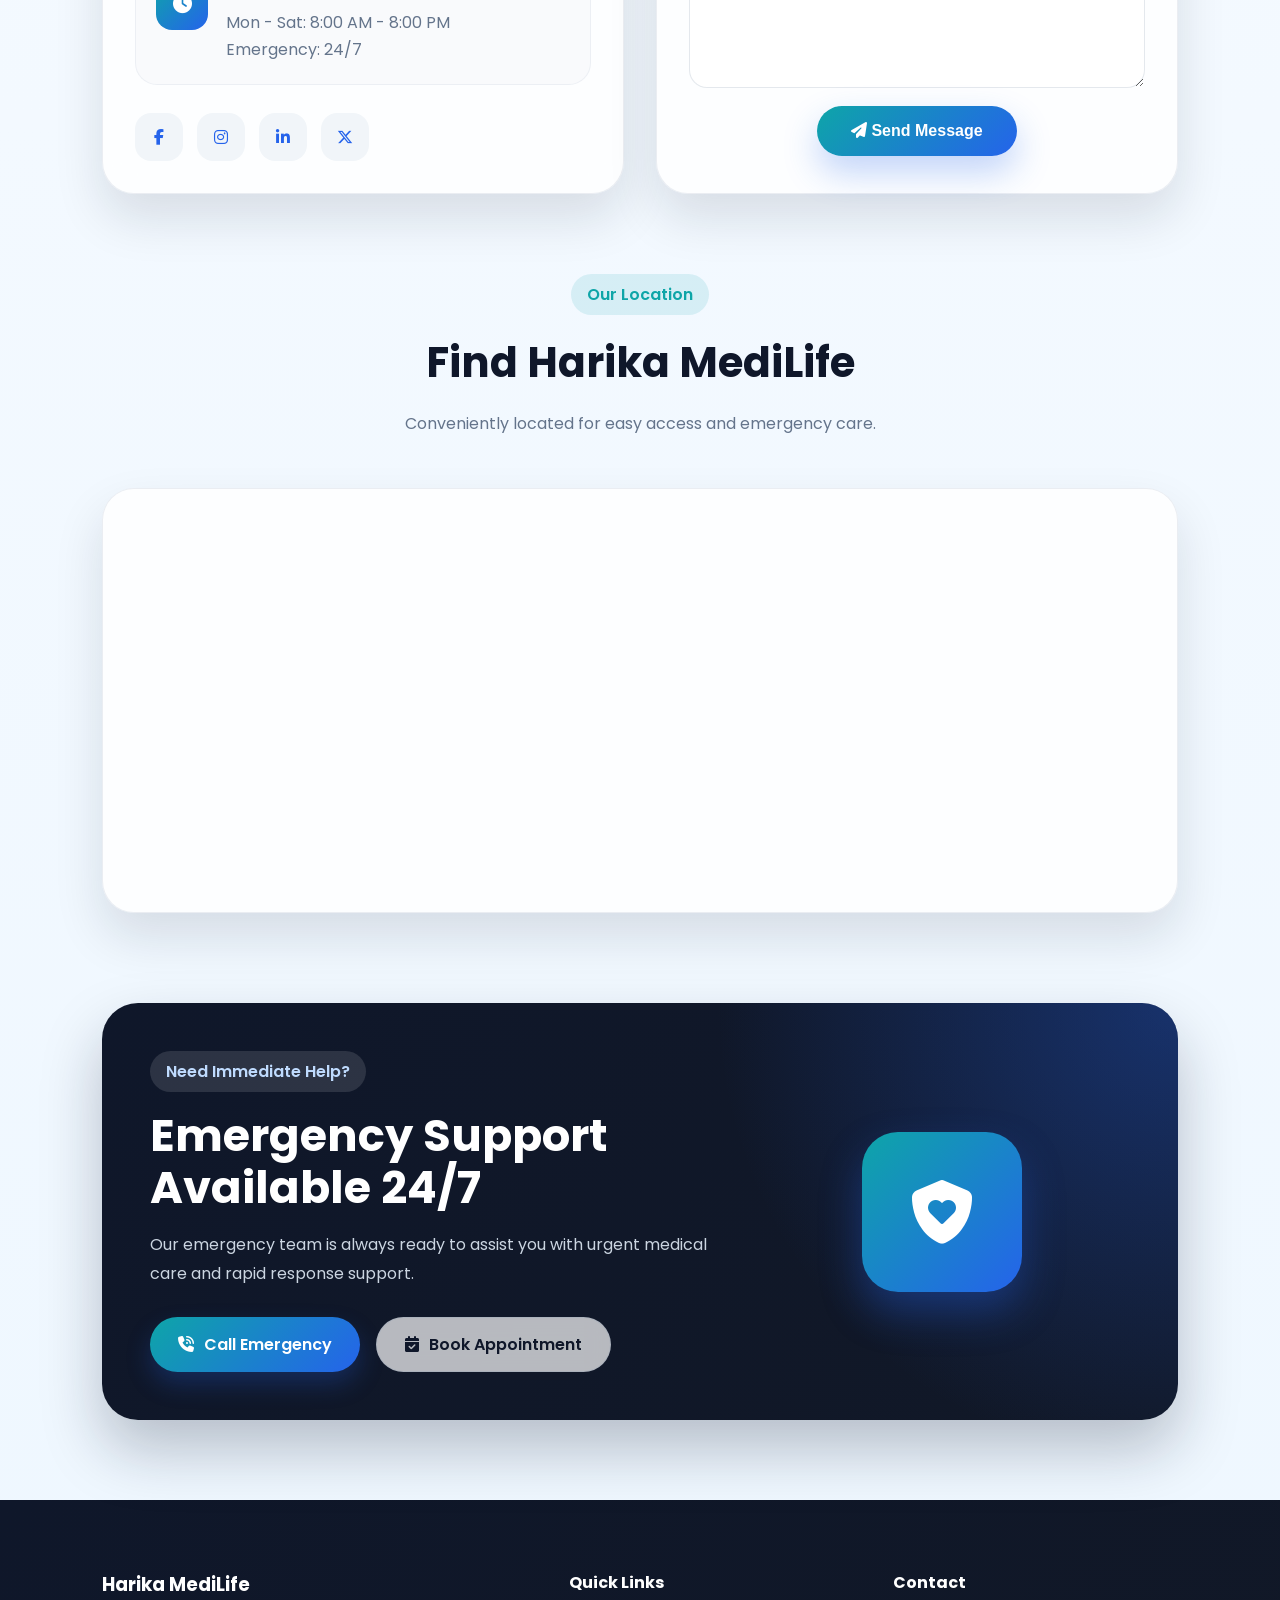
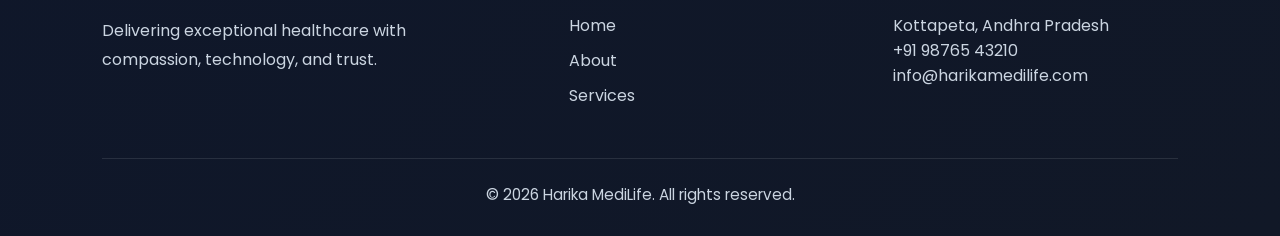
<file: contact.html>
<!DOCTYPE html>
<html lang="en">
<head>
  <meta charset="UTF-8" />
  <meta name="viewport" content="width=device-width, initial-scale=1.0" />
  <title>Contact | Harika MediLife</title>

  <link href="https://fonts.googleapis.com/css2?family=Poppins:wght@300;400;500;600;700;800&display=swap" rel="stylesheet">

  <link rel="stylesheet"
    href="https://cdnjs.cloudflare.com/ajax/libs/font-awesome/6.6.0/css/all.min.css">

  <link rel="stylesheet" href="css/style.css">
</head>

<body>

  <div class="bg-blob blob-1"></div>
  <div class="bg-blob blob-2"></div>
  <div class="bg-blob blob-3"></div>

  <div class="top-bar">
    <div>
      <i class="fa-solid fa-heart"></i>
      Compassion in care. Excellence in treatment.
    </div>

    <div class="top-right">
      <span>Emergency 24/7</span>
      <span>+91 98765 43210</span>
    </div>
  </div>

  <header class="navbar">

    <div class="logo">
  <img src="images/logo.png" alt="Harika MediLife Logo" class="logo-img">
</div>

    <nav>
      <a href="index.html">Home</a>
      <a href="about.html">About</a>
      <a href="services.html">Services</a>
      <a href="doctors.html">Doctors</a>
      <a href="appointment.html">Appointment</a>
      <a href="contact.html" class="active">Contact</a>
    </nav>

    <a href="appointment.html" class="btn-primary">Book Appointment</a>

  </header>

  <section class="hero" style="min-height:50vh;">

    <div class="hero-content">

      <div class="welcome-badge">
        <i class="fa-solid fa-location-dot"></i>
        Get in Touch
      </div>

      <h1>We're Here to <span>Help You</span></h1>

      <p>
        Contact Harika MediLife for appointments, emergency support,
        medical inquiries, and patient assistance.
      </p>

    </div>

    <div class="hero-image">
      <div class="hero-circle">
        <img src="images/contact.jpg" alt="Contact Harika MediLife">
      </div>
    </div>

  </section>

  <section class="contact-section">

    <div class="contact-grid">

      <div class="contact-info reveal active">

        <div class="section-header" style="text-align:left; margin:0 0 30px;">
          <span>Contact Details</span>
          <h2>Visit or Reach Us</h2>
          <p>
            We are available for consultations, emergencies,
            and patient support throughout the week.
          </p>
        </div>

        <div class="contact-card">
          <i class="fa-solid fa-location-dot"></i>
          <div>
            <h4>Hospital Address</h4>
            <p>Kottapeta, Andhra Pradesh, India</p>
          </div>
        </div>

        <div class="contact-card">
          <i class="fa-solid fa-phone-volume"></i>
          <div>
            <h4>Emergency Helpline</h4>
            <p>+91 98765 43210</p>
          </div>
        </div>

        <div class="contact-card">
          <i class="fa-solid fa-envelope"></i>
          <div>
            <h4>Email Address</h4>
            <p>info@harikamedilife.com</p>
          </div>
        </div>

        <div class="contact-card">
          <i class="fa-solid fa-clock"></i>
          <div>
            <h4>Working Hours</h4>
            <p>Mon - Sat: 8:00 AM - 8:00 PM<br>Emergency: 24/7</p>
          </div>
        </div>

        <div class="social-row">
          <a href="#"><i class="fab fa-facebook-f"></i></a>
          <a href="#"><i class="fab fa-instagram"></i></a>
          <a href="#"><i class="fab fa-linkedin-in"></i></a>
          <a href="#"><i class="fab fa-x-twitter"></i></a>
        </div>

      </div>

      <div class="contact-form-card reveal active">

        <h3>Send a Message</h3>

        <form class="contact-form">

          <div class="form-group">
            <label>Full Name</label>
            <input type="text" placeholder="Enter your name" required>
          </div>

          <div class="form-group">
            <label>Email Address</label>
            <input type="email" placeholder="Enter your email" required>
          </div>

          <div class="form-group">
            <label>Phone Number</label>
            <input type="tel" placeholder="Enter your phone number">
          </div>

          <div class="form-group">
            <label>Subject</label>
            <input type="text" placeholder="Enter subject">
          </div>

          <div class="form-group full-width">
            <label>Message</label>
            <textarea rows="5" placeholder="Type your message..."></textarea>
          </div>

          <button type="submit" class="submit-btn">
            <i class="fa-solid fa-paper-plane"></i>
            Send Message
          </button>

        </form>

      </div>

    </div>

  </section>

  <section class="map-section">

    <div class="section-header">
      <span>Our Location</span>
      <h2>Find Harika MediLife</h2>
      <p>Conveniently located for easy access and emergency care.</p>
    </div>

    <div class="map-card reveal active">
      <iframe
        src="https://www.google.com/maps?q=Kottapeta,+Andhra+Pradesh&output=embed"
        width="100%"
        height="380"
        style="border:0; border-radius:24px;"
        allowfullscreen=""
        loading="lazy">
      </iframe>
    </div>

  </section>

  <section class="cta-section">

    <div class="cta-card">

      <div class="cta-content">

        <span>Need Immediate Help?</span>

        <h2>Emergency Support Available 24/7</h2>

        <p>
          Our emergency team is always ready to assist you with urgent
          medical care and rapid response support.
        </p>

        <div class="cta-buttons">

          <a href="tel:+919876543210" class="btn-primary">
            <i class="fa-solid fa-phone-volume"></i>
            Call Emergency
          </a>

          <a href="appointment.html" class="btn-secondary">
            <i class="fa-solid fa-calendar-check"></i>
            Book Appointment
          </a>

        </div>

      </div>

      <div class="cta-icon">
        <i class="fa-solid fa-shield-heart"></i>
      </div>

    </div>

  </section>

  <footer class="footer">

    <div class="footer-content">

      <div class="footer-brand">
        <h3>Harika MediLife</h3>
        <p>
          Delivering exceptional healthcare with compassion,
          technology, and trust.
        </p>
      </div>

      <div>
        <h4>Quick Links</h4>
        <a href="index.html">Home</a>
        <a href="about.html">About</a>
        <a href="services.html">Services</a>
      </div>

      <div>
        <h4>Contact</h4>
        <p>Kottapeta, Andhra Pradesh</p>
        <p>+91 98765 43210</p>
        <p>info@harikamedilife.com</p>
      </div>

    </div>

    <p class="copyright">
      © 2026 Harika MediLife. All rights reserved.
    </p>

  </footer>

  <script src="js/script.js"></script>

</body>
</html>
</file>
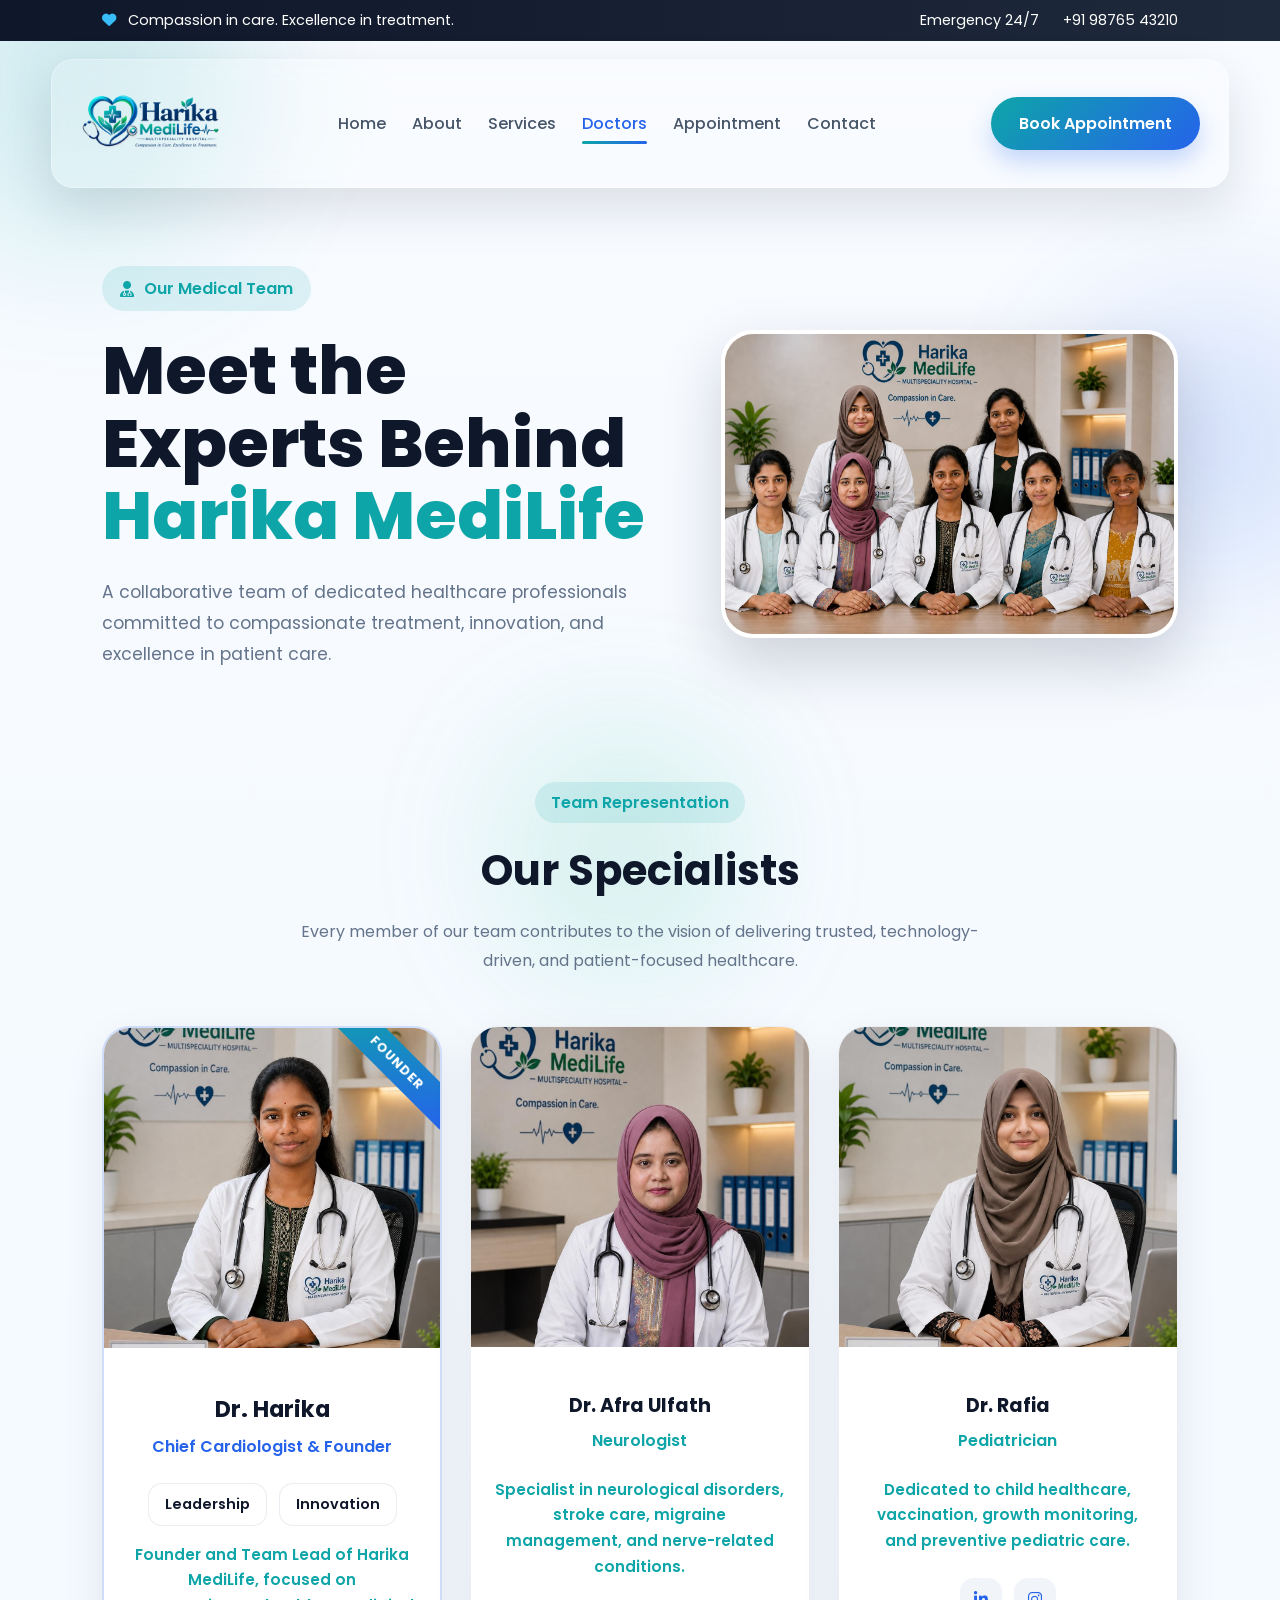
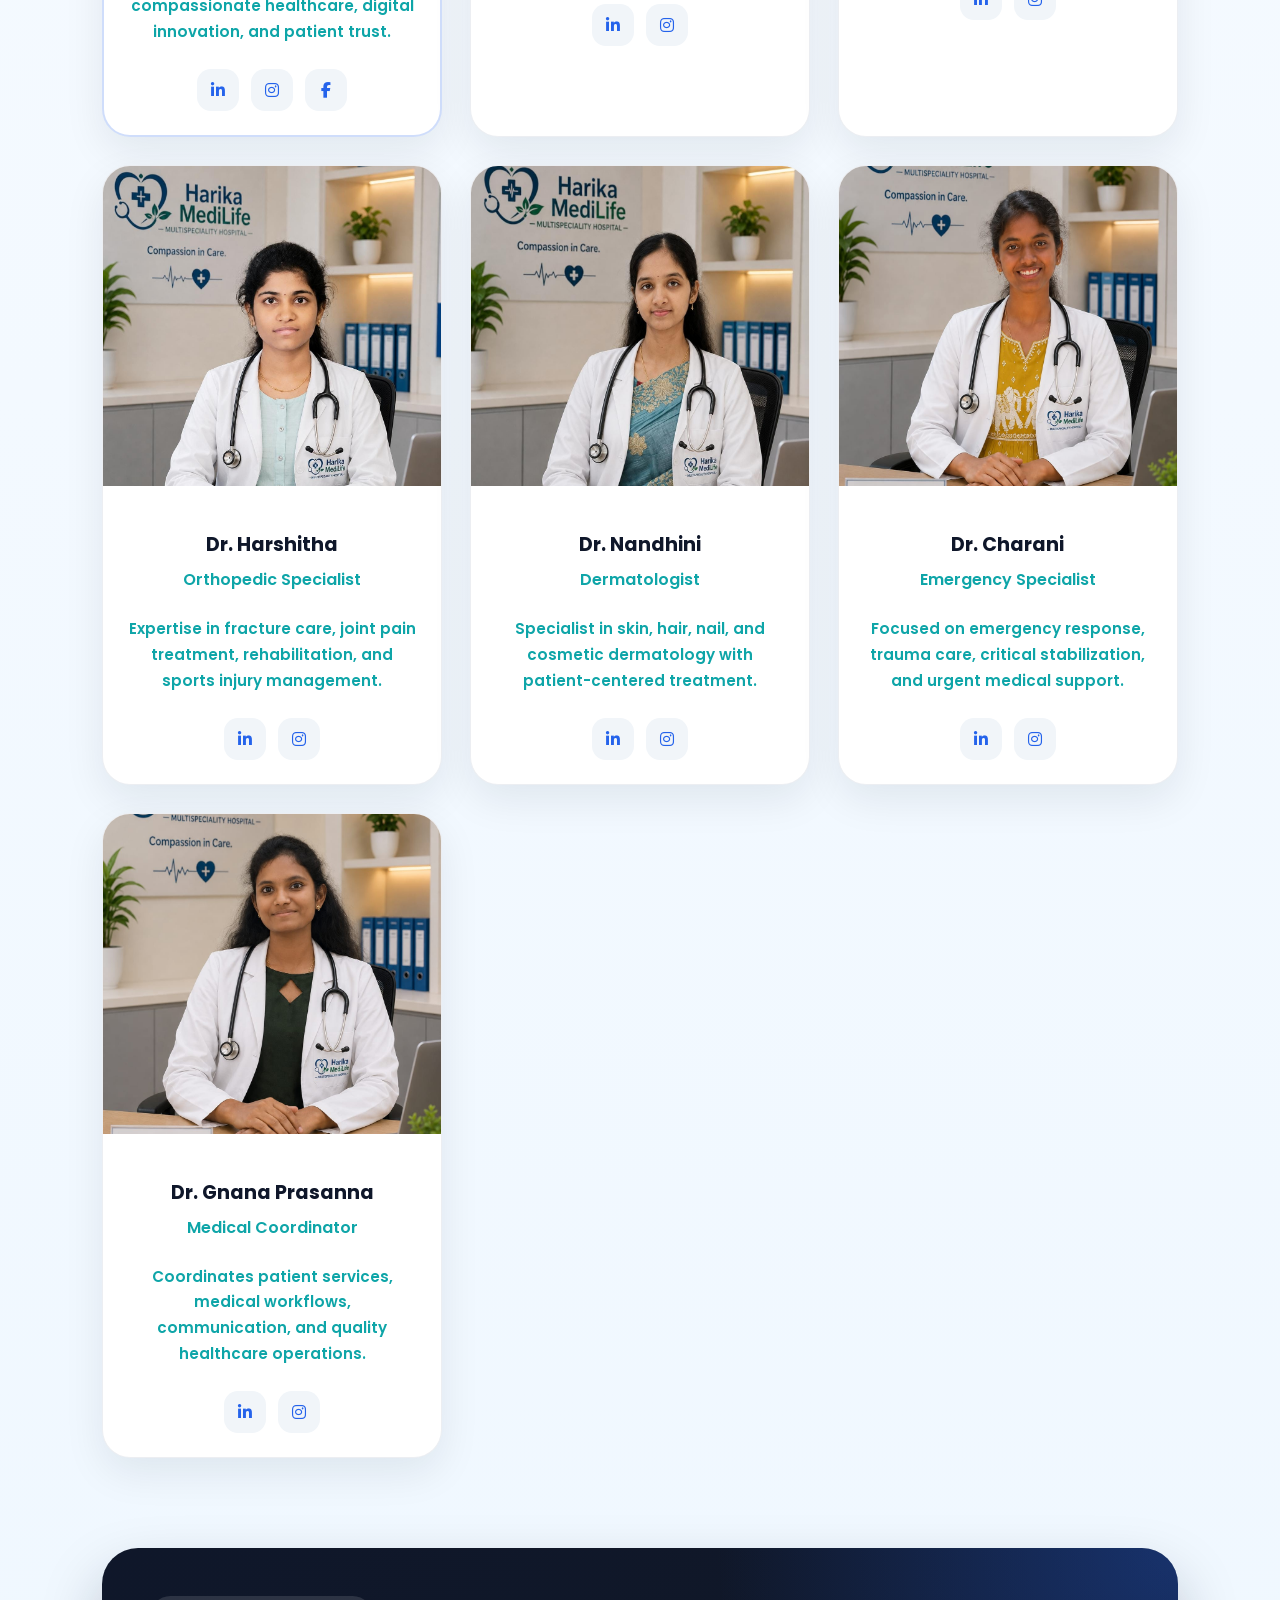
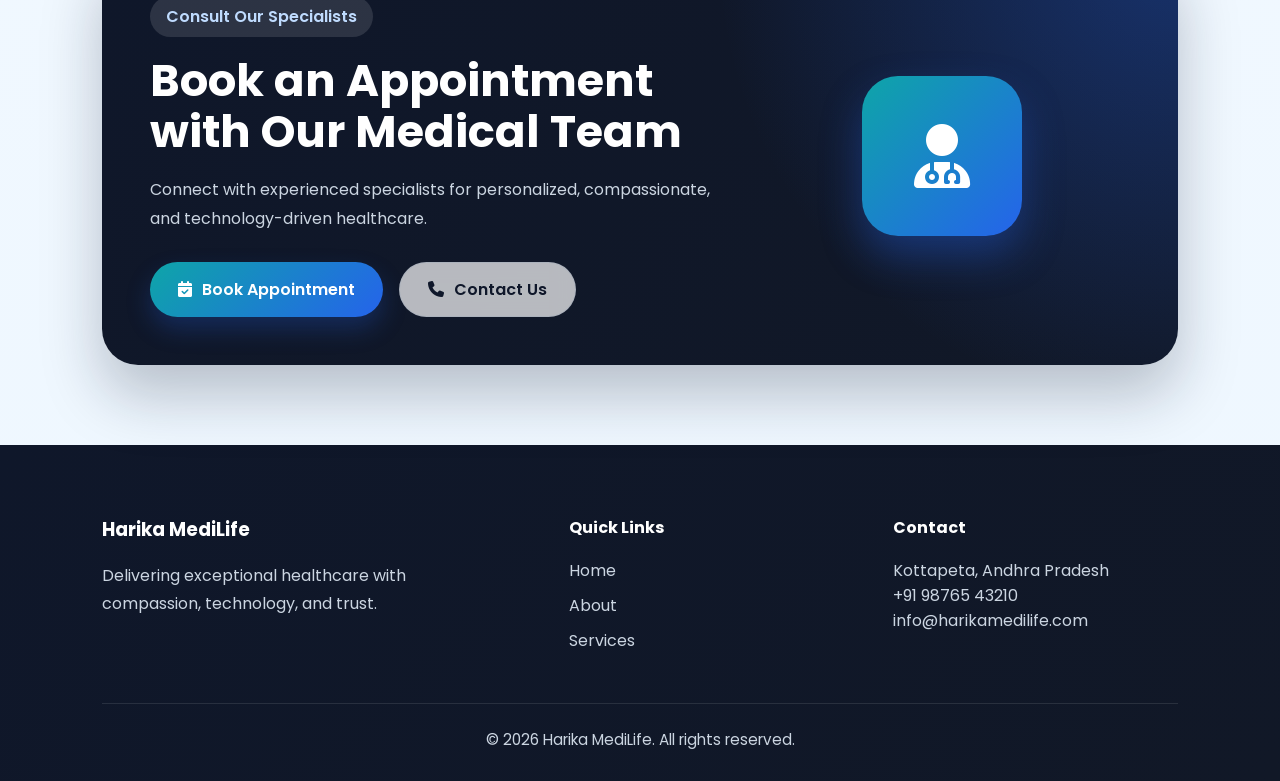
<file: doctors.html>
<!DOCTYPE html>
<html lang="en">
<head>
  <meta charset="UTF-8" />
  <meta name="viewport" content="width=device-width, initial-scale=1.0" />
  <title>Doctors | Harika MediLife</title>

  <link href="https://fonts.googleapis.com/css2?family=Poppins:wght@300;400;500;600;700;800&display=swap" rel="stylesheet">

  <link rel="stylesheet"
    href="https://cdnjs.cloudflare.com/ajax/libs/font-awesome/6.6.0/css/all.min.css">

  <link rel="stylesheet" href="css/style.css">
</head>

<body>

  <div class="bg-blob blob-1"></div>
  <div class="bg-blob blob-2"></div>
  <div class="bg-blob blob-3"></div>

  <div class="top-bar">
    <div>
      <i class="fa-solid fa-heart"></i>
      Compassion in care. Excellence in treatment.
    </div>

    <div class="top-right">
      <span>Emergency 24/7</span>
      <span>+91 98765 43210</span>
    </div>
  </div>

  <header class="navbar">

    <div class="logo">
  <img src="images/logo.png" alt="Harika MediLife Logo" class="logo-img">
</div>
    <nav>
      <a href="index.html">Home</a>
      <a href="about.html">About</a>
      <a href="services.html">Services</a>
      <a href="doctors.html" class="active">Doctors</a>
      <a href="appointment.html">Appointment</a>
      <a href="contact.html">Contact</a>
    </nav>

    <a href="appointment.html" class="btn-primary">Book Appointment</a>

  </header>

  <section class="hero" style="min-height:55vh;">

    <div class="hero-content">

      <div class="welcome-badge">
        <i class="fa-solid fa-user-doctor"></i>
        Our Medical Team
      </div>

      <h1>Meet the Experts Behind <span>Harika MediLife</span></h1>

      <p>
        A collaborative team of dedicated healthcare professionals
        committed to compassionate treatment, innovation, and
        excellence in patient care.
      </p>

    </div>

    <div class="hero-banner"> <img src="images/doctors.jpg" alt="Harika MediLife Medical Team"> </div>
  </section>

  <section class="doctors-section">

    <div class="section-header">
      <span>Team Representation</span>
      <h2>Our Specialists</h2>
      <p>
        Every member of our team contributes to the vision of
        delivering trusted, technology-driven, and patient-focused healthcare.
      </p>
    </div>

    <div class="doctors-grid">

      <!-- Harika -->
      <div class="doctor-card leader-card">

        <div class="leader-ribbon">FOUNDER</div>

        <div class="doctor-image">
          <img src="images/harika.jpg" alt="Dr Harika">
        </div>

        <div class="doctor-info">

          <h3>Dr. Harika</h3>

          <p class="speciality">Chief Cardiologist & Founder</p>

          <div class="founder-tags" style="justify-content:center; margin-bottom:16px;">
            <span>Leadership</span>
            <span>Innovation</span>
          </div>

          <p class="doctor-desc">
            Founder and Team Lead of Harika MediLife, focused on
            compassionate healthcare, digital innovation, and patient trust.
          </p>

          <div class="doctor-socials">
            <a href="#"><i class="fab fa-linkedin-in"></i></a>
            <a href="#"><i class="fab fa-instagram"></i></a>
            <a href="#"><i class="fab fa-facebook-f"></i></a>
          </div>

        </div>
      </div>

      <!-- Afra -->
      <div class="doctor-card">
        <div class="doctor-image">
          <img src="images/afra.jpg" alt="Dr Afra Ulfath">
        </div>
        <div class="doctor-info">
          <h3>Dr. Afra Ulfath</h3>
          <p class="speciality">Neurologist</p>
          <p class="doctor-desc">
            Specialist in neurological disorders, stroke care,
            migraine management, and nerve-related conditions.
          </p>
          <div class="doctor-socials">
            <a href="#"><i class="fab fa-linkedin-in"></i></a>
            <a href="#"><i class="fab fa-instagram"></i></a>
          </div>
        </div>
      </div>

      <!-- Rafia -->
      <div class="doctor-card">
        <div class="doctor-image">
          <img src="images/rafia.jpg" alt="Dr Rafia">
        </div>
        <div class="doctor-info">
          <h3>Dr. Rafia</h3>
          <p class="speciality">Pediatrician</p>
          <p class="doctor-desc">
            Dedicated to child healthcare, vaccination,
            growth monitoring, and preventive pediatric care.
          </p>
          <div class="doctor-socials">
            <a href="#"><i class="fab fa-linkedin-in"></i></a>
            <a href="#"><i class="fab fa-instagram"></i></a>
          </div>
        </div>
      </div>

      <!-- Harshitha -->
      <div class="doctor-card">
        <div class="doctor-image">
          <img src="images/harshitha.jpg" alt="Dr Harshitha">
        </div>
        <div class="doctor-info">
          <h3>Dr. Harshitha</h3>
          <p class="speciality">Orthopedic Specialist</p>
          <p class="doctor-desc">
            Expertise in fracture care, joint pain treatment,
            rehabilitation, and sports injury management.
          </p>
          <div class="doctor-socials">
            <a href="#"><i class="fab fa-linkedin-in"></i></a>
            <a href="#"><i class="fab fa-instagram"></i></a>
          </div>
        </div>
      </div>

      <!-- Nandhini -->
      <div class="doctor-card">
        <div class="doctor-image">
          <img src="images/nandhini.jpg" alt="Dr Nandhini">
        </div>
        <div class="doctor-info">
          <h3>Dr. Nandhini</h3>
          <p class="speciality">Dermatologist</p>
          <p class="doctor-desc">
            Specialist in skin, hair, nail, and cosmetic
            dermatology with patient-centered treatment.
          </p>
          <div class="doctor-socials">
            <a href="#"><i class="fab fa-linkedin-in"></i></a>
            <a href="#"><i class="fab fa-instagram"></i></a>
          </div>
        </div>
      </div>

      <!-- Charani -->
      <div class="doctor-card">
        <div class="doctor-image">
          <img src="images/charani.jpg" alt="Dr Charani">
        </div>
        <div class="doctor-info">
          <h3>Dr. Charani</h3>
          <p class="speciality">Emergency Specialist</p>
          <p class="doctor-desc">
            Focused on emergency response, trauma care,
            critical stabilization, and urgent medical support.
          </p>
          <div class="doctor-socials">
            <a href="#"><i class="fab fa-linkedin-in"></i></a>
            <a href="#"><i class="fab fa-instagram"></i></a>
          </div>
        </div>
      </div>

      <!-- Gnana -->
      <div class="doctor-card">
        <div class="doctor-image">
          <img src="images/gnana.jpg" alt="Dr Gnana Prasanna">
        </div>
        <div class="doctor-info">
          <h3>Dr. Gnana Prasanna</h3>
          <p class="speciality">Medical Coordinator</p>
          <p class="doctor-desc">
            Coordinates patient services, medical workflows,
            communication, and quality healthcare operations.
          </p>
          <div class="doctor-socials">
            <a href="#"><i class="fab fa-linkedin-in"></i></a>
            <a href="#"><i class="fab fa-instagram"></i></a>
          </div>
        </div>
      </div>

    </div>

  </section>

  <section class="cta-section">

    <div class="cta-card">

      <div class="cta-content">

        <span>Consult Our Specialists</span>

        <h2>Book an Appointment with Our Medical Team</h2>

        <p>
          Connect with experienced specialists for personalized,
          compassionate, and technology-driven healthcare.
        </p>

        <div class="cta-buttons">
          <a href="appointment.html" class="btn-primary">
            <i class="fa-solid fa-calendar-check"></i>
            Book Appointment
          </a>

          <a href="contact.html" class="btn-secondary">
            <i class="fa-solid fa-phone"></i>
            Contact Us
          </a>
        </div>

      </div>

      <div class="cta-icon">
        <i class="fa-solid fa-user-doctor"></i>
      </div>

    </div>

  </section>

  <footer class="footer">

    <div class="footer-content">

      <div class="footer-brand">
        <h3>Harika MediLife</h3>
        <p>
          Delivering exceptional healthcare with compassion,
          technology, and trust.
        </p>
      </div>

      <div>
        <h4>Quick Links</h4>
        <a href="index.html">Home</a>
        <a href="about.html">About</a>
        <a href="services.html">Services</a>
      </div>

      <div>
        <h4>Contact</h4>
        <p>Kottapeta, Andhra Pradesh</p>
        <p>+91 98765 43210</p>
        <p>info@harikamedilife.com</p>
      </div>

    </div>

    <p class="copyright">
      © 2026 Harika MediLife. All rights reserved.
    </p>

  </footer>

  <script src="js/script.js"></script>

</body>
</html>
</file>
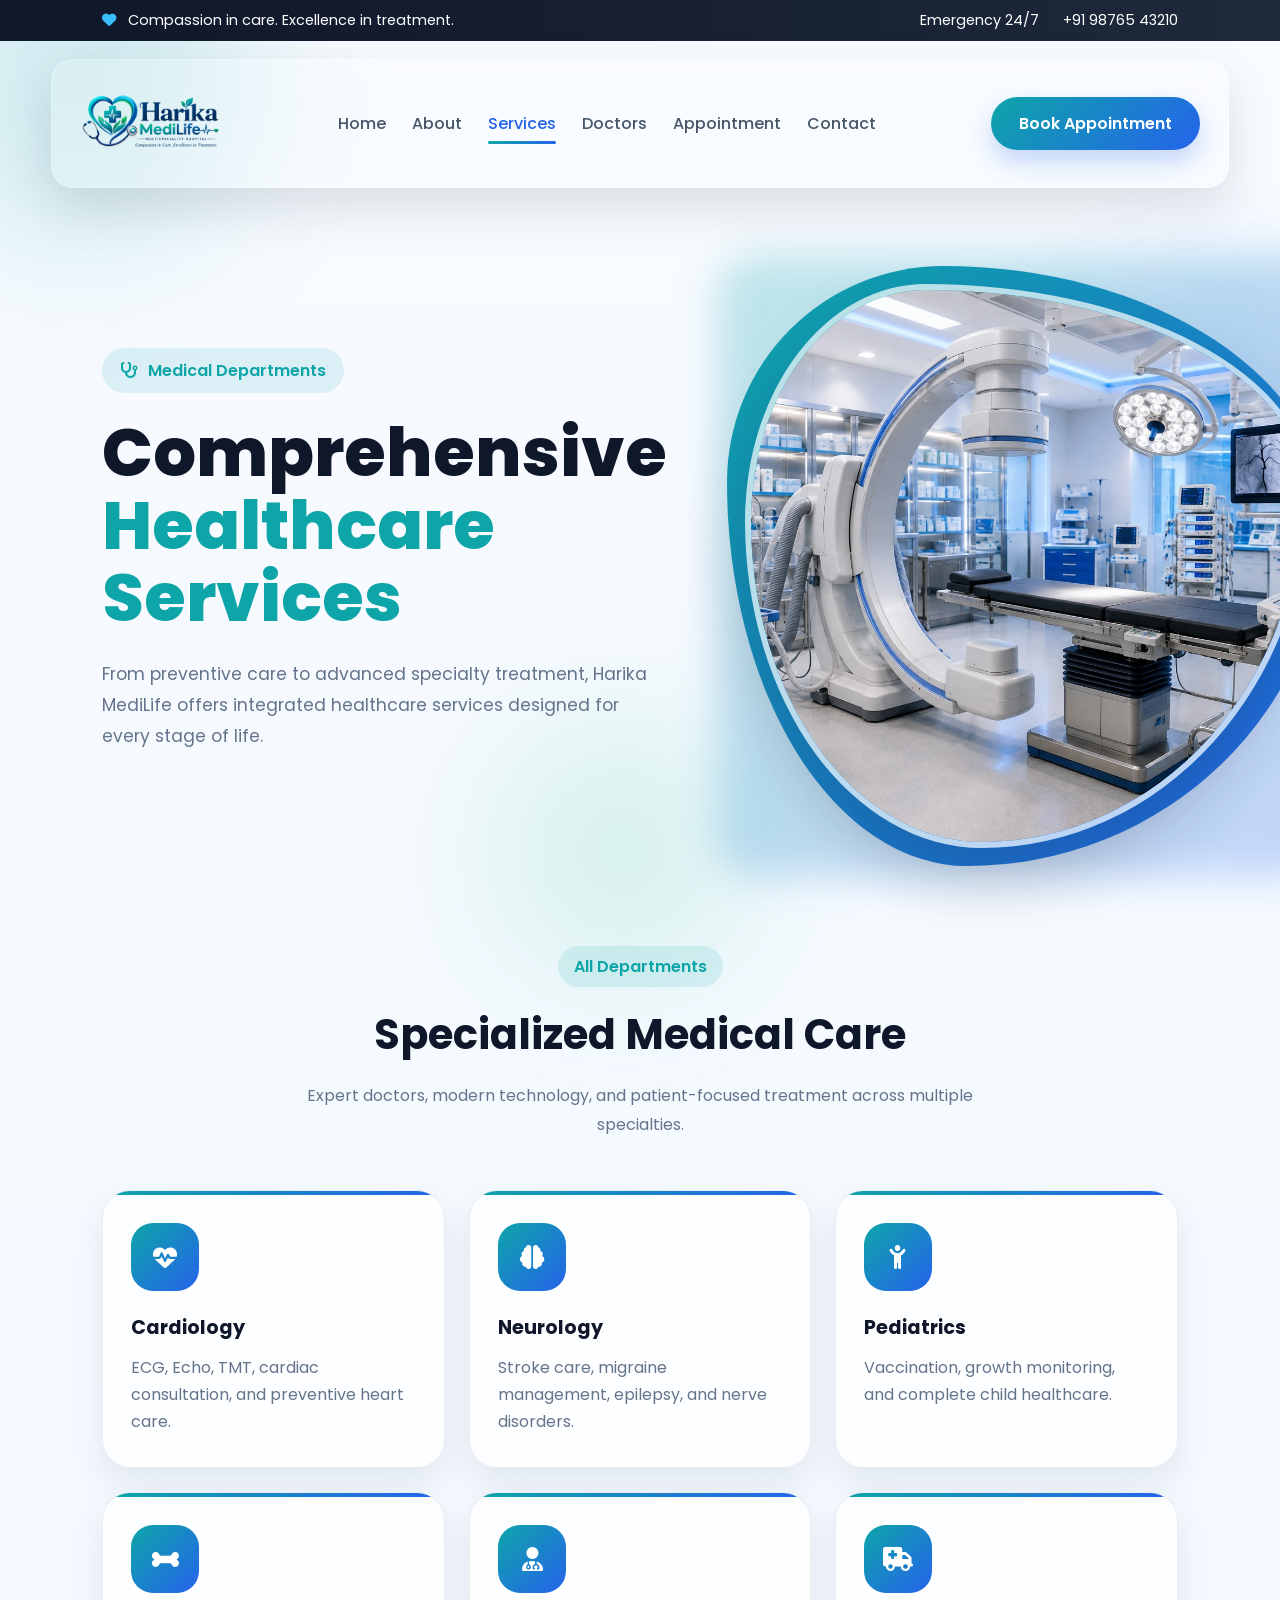
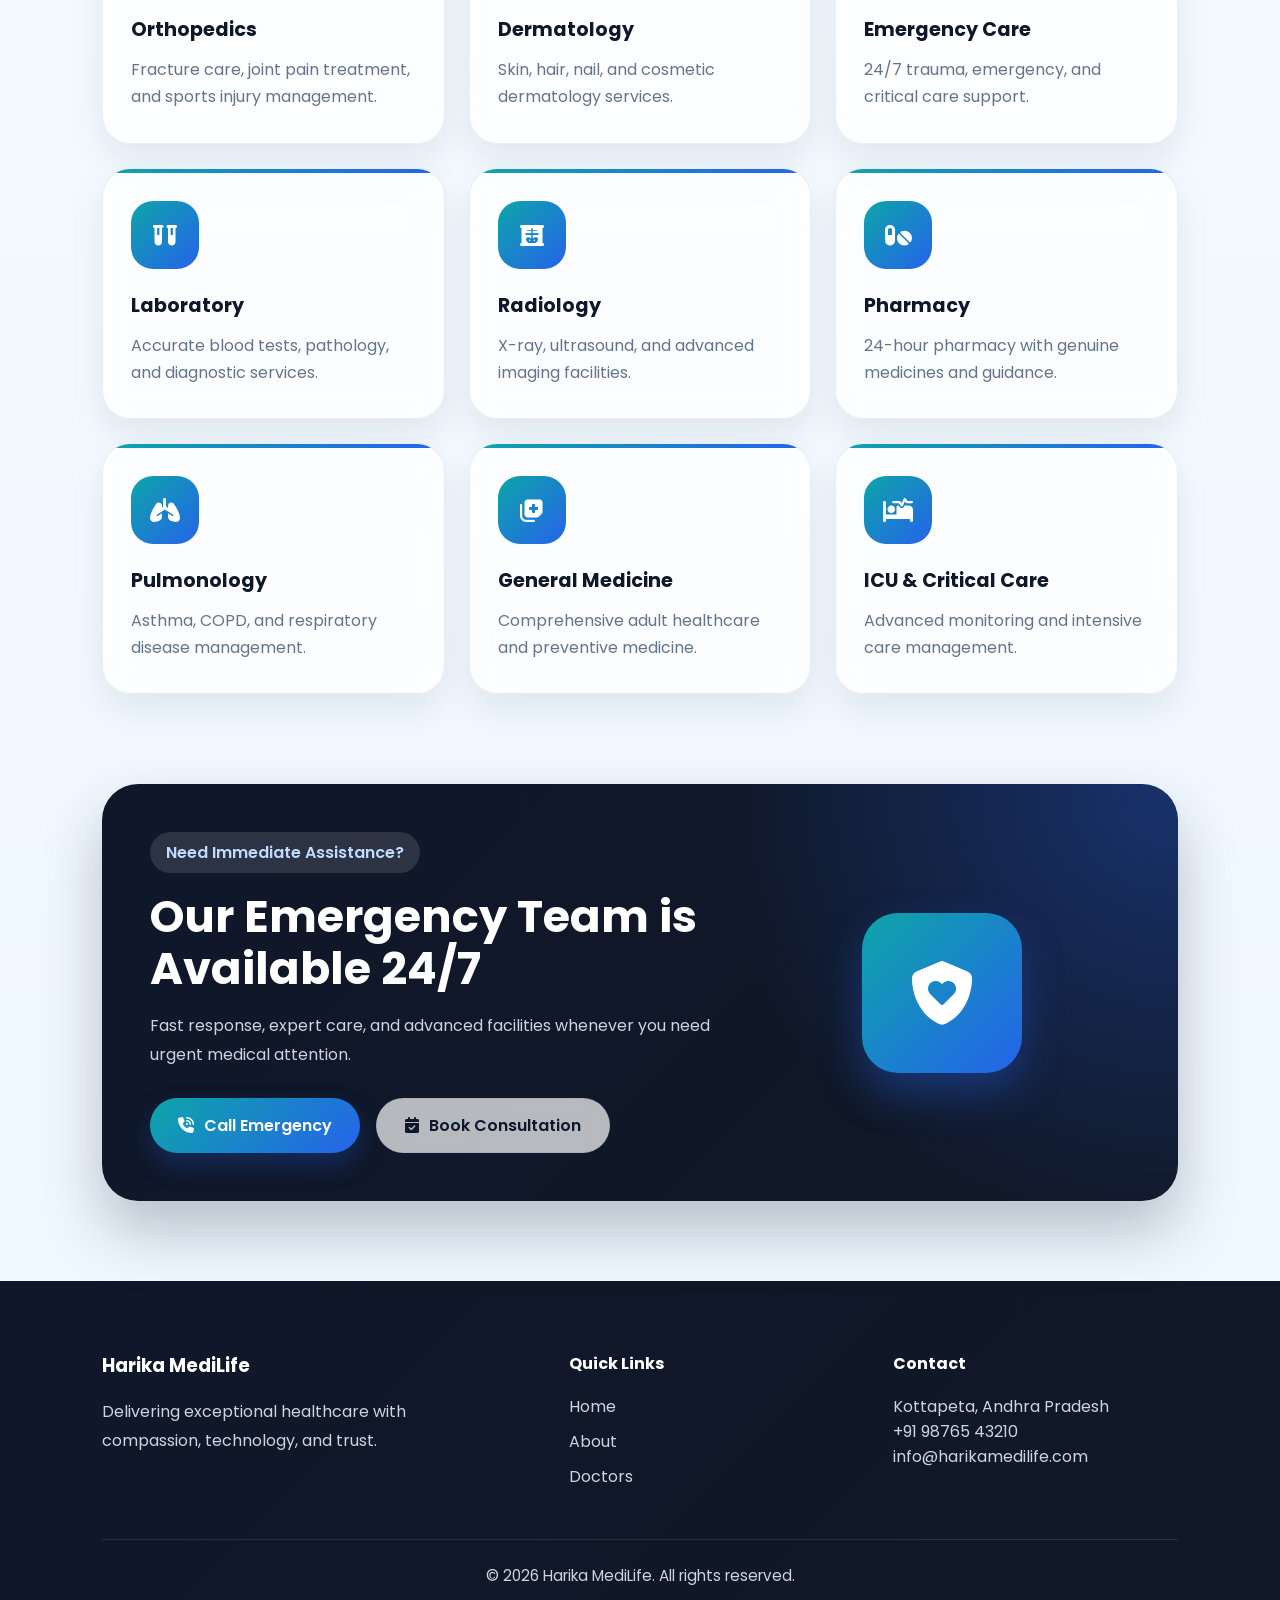
<file: services.html>
<!DOCTYPE html>
<html lang="en">
<head>
  <meta charset="UTF-8" />
  <meta name="viewport" content="width=device-width, initial-scale=1.0" />
  <title>Services | Harika MediLife</title>

  <link href="https://fonts.googleapis.com/css2?family=Poppins:wght@300;400;500;600;700;800&display=swap" rel="stylesheet">

  <link rel="stylesheet"
    href="https://cdnjs.cloudflare.com/ajax/libs/font-awesome/6.6.0/css/all.min.css">

  <link rel="stylesheet" href="css/style.css">
</head>

<body>

  <div class="bg-blob blob-1"></div>
  <div class="bg-blob blob-2"></div>
  <div class="bg-blob blob-3"></div>

  <div class="top-bar">
    <div>
      <i class="fa-solid fa-heart"></i>
      Compassion in care. Excellence in treatment.
    </div>

    <div class="top-right">
      <span>Emergency 24/7</span>
      <span>+91 98765 43210</span>
    </div>
  </div>

  <header class="navbar">

    <div class="logo">
  <img src="images/logo.png" alt="Harika MediLife Logo" class="logo-img">
</div>
    <nav>
      <a href="index.html">Home</a>
      <a href="about.html">About</a>
      <a href="services.html" class="active">Services</a>
      <a href="doctors.html">Doctors</a>
      <a href="appointment.html">Appointment</a>
      <a href="contact.html">Contact</a>
    </nav>

    <a href="appointment.html" class="btn-primary">Book Appointment</a>

  </header>

  <section class="hero" style="min-height:55vh;">

    <div class="hero-content">

      <div class="welcome-badge">
        <i class="fa-solid fa-stethoscope"></i>
        Medical Departments
      </div>

      <h1>Comprehensive <span>Healthcare Services</span></h1>

      <p>
        From preventive care to advanced specialty treatment,
        Harika MediLife offers integrated healthcare services
        designed for every stage of life.
      </p>

    </div>

    <div class="hero-image">
      <div class="hero-circle">
        <img src="images/services.jpg" alt="Medical Services">
      </div>
    </div>

  </section>

  <section class="services-section">

    <div class="section-header">
      <span>All Departments</span>
      <h2>Specialized Medical Care</h2>
      <p>
        Expert doctors, modern technology, and patient-focused
        treatment across multiple specialties.
      </p>
    </div>

    <div class="services-grid">

      <div class="service-card-premium">
        <div class="service-icon"><i class="fa-solid fa-heart-pulse"></i></div>
        <h3>Cardiology</h3>
        <p>ECG, Echo, TMT, cardiac consultation, and preventive heart care.</p>
      </div>

      <div class="service-card-premium">
        <div class="service-icon"><i class="fa-solid fa-brain"></i></div>
        <h3>Neurology</h3>
        <p>Stroke care, migraine management, epilepsy, and nerve disorders.</p>
      </div>

      <div class="service-card-premium">
        <div class="service-icon"><i class="fa-solid fa-child-reaching"></i></div>
        <h3>Pediatrics</h3>
        <p>Vaccination, growth monitoring, and complete child healthcare.</p>
      </div>

      <div class="service-card-premium">
        <div class="service-icon"><i class="fa-solid fa-bone"></i></div>
        <h3>Orthopedics</h3>
        <p>Fracture care, joint pain treatment, and sports injury management.</p>
      </div>

      <div class="service-card-premium">
        <div class="service-icon"><i class="fa-solid fa-user-doctor"></i></div>
        <h3>Dermatology</h3>
        <p>Skin, hair, nail, and cosmetic dermatology services.</p>
      </div>

      <div class="service-card-premium">
        <div class="service-icon"><i class="fa-solid fa-truck-medical"></i></div>
        <h3>Emergency Care</h3>
        <p>24/7 trauma, emergency, and critical care support.</p>
      </div>

      <div class="service-card-premium">
        <div class="service-icon"><i class="fa-solid fa-vials"></i></div>
        <h3>Laboratory</h3>
        <p>Accurate blood tests, pathology, and diagnostic services.</p>
      </div>

      <div class="service-card-premium">
        <div class="service-icon"><i class="fa-solid fa-x-ray"></i></div>
        <h3>Radiology</h3>
        <p>X-ray, ultrasound, and advanced imaging facilities.</p>
      </div>

      <div class="service-card-premium">
        <div class="service-icon"><i class="fa-solid fa-pills"></i></div>
        <h3>Pharmacy</h3>
        <p>24-hour pharmacy with genuine medicines and guidance.</p>
      </div>

      <div class="service-card-premium">
        <div class="service-icon"><i class="fa-solid fa-lungs"></i></div>
        <h3>Pulmonology</h3>
        <p>Asthma, COPD, and respiratory disease management.</p>
      </div>

      <div class="service-card-premium">
        <div class="service-icon"><i class="fa-solid fa-notes-medical"></i></div>
        <h3>General Medicine</h3>
        <p>Comprehensive adult healthcare and preventive medicine.</p>
      </div>

      <div class="service-card-premium">
        <div class="service-icon"><i class="fa-solid fa-bed-pulse"></i></div>
        <h3>ICU & Critical Care</h3>
        <p>Advanced monitoring and intensive care management.</p>
      </div>

    </div>

  </section>

  <section class="cta-section">

    <div class="cta-card">

      <div class="cta-content">

        <span>Need Immediate Assistance?</span>

        <h2>Our Emergency Team is Available 24/7</h2>

        <p>
          Fast response, expert care, and advanced facilities whenever
          you need urgent medical attention.
        </p>

        <div class="cta-buttons">

          <a href="tel:+919876543210" class="btn-primary">
            <i class="fa-solid fa-phone-volume"></i>
            Call Emergency
          </a>

          <a href="appointment.html" class="btn-secondary">
            <i class="fa-solid fa-calendar-check"></i>
            Book Consultation
          </a>

        </div>

      </div>

      <div class="cta-icon">
        <i class="fa-solid fa-shield-heart"></i>
      </div>

    </div>

  </section>

  <footer class="footer">

    <div class="footer-content">

      <div class="footer-brand">
        <h3>Harika MediLife</h3>
        <p>
          Delivering exceptional healthcare with compassion,
          technology, and trust.
        </p>
      </div>

      <div>
        <h4>Quick Links</h4>
        <a href="index.html">Home</a>
        <a href="about.html">About</a>
        <a href="doctors.html">Doctors</a>
      </div>

      <div>
        <h4>Contact</h4>
        <p>Kottapeta, Andhra Pradesh</p>
        <p>+91 98765 43210</p>
        <p>info@harikamedilife.com</p>
      </div>

    </div>

    <p class="copyright">
      © 2026 Harika MediLife. All rights reserved.
    </p>

  </footer>

  <script src="js/script.js"></script>

</body>
</html>
</file>
<file: css/style.css>
/* =========================
   HARIKA MEDILIFE - PREMIUM UI
========================= */

:root{
  --navy:#0f172a;
  --teal:#0ea5a8;
  --royal:#2563eb;
  --emerald:#10b981;
  --light:#f8fafc;
  --text:#334155;
  --white:#ffffff;
  --glass:rgba(255,255,255,0.18);
  --border:rgba(255,255,255,0.25);
  --shadow:0 20px 50px rgba(15,23,42,0.12);
}

*{
  margin:0;
  padding:0;
  box-sizing:border-box;
}

html{
  scroll-behavior:smooth;
}

body{
  font-family:'Poppins',sans-serif;
  background:linear-gradient(180deg,#f8fbff 0%,#eef7ff 100%);
  color:var(--text);
  overflow-x:hidden;
}

img{
  width:100%;
  display:block;
}

a{
  text-decoration:none;
}

/* ===== Top Bar ===== */

.top-bar{
  background:linear-gradient(90deg,var(--navy),#1e293b);
  color:#fff;
  padding:10px 8%;
  display:flex;
  justify-content:space-between;
  align-items:center;
  font-size:0.9rem;
}

.top-bar i{
  color:#38bdf8;
  margin-right:8px;
}

.top-right{
  display:flex;
  gap:24px;
}

/* ===== Navbar ===== */
.logo-img{
  height: 95px;
  width: auto;
  display: block;
}

.navbar{
  position:sticky;
  top:0;
  z-index:1000;
  margin:18px 4%;
  padding:16px 28px;
  border-radius:22px;

  background:var(--glass);
  backdrop-filter:blur(16px);

  border:1px solid var(--border);

  display:flex;
  justify-content:space-between;
  align-items:center;

  box-shadow:var(--shadow);
}

.logo{
  display:flex;
  align-items:center;
  gap:14px;
}

.logo-icon{
  width:52px;
  height:52px;
  border-radius:16px;

  background:linear-gradient(135deg,var(--teal),var(--royal));

  display:flex;
  align-items:center;
  justify-content:center;

  color:#fff;
  font-size:1.3rem;
}

.logo h2{
  color:var(--navy);
  font-size:1.2rem;
  font-weight:700;
}

.logo p{
  font-size:0.78rem;
  color:#64748b;
}

.navbar nav{
  display:flex;
  gap:26px;
}

.navbar nav a{
  color:#475569;
  font-weight:500;
  position:relative;
  transition:0.3s;
}

.navbar nav a:hover,
.navbar nav a.active{
  color:var(--royal);
}

.navbar nav a.active::after{
  content:'';
  position:absolute;
  left:0;
  bottom:-8px;
  width:100%;
  height:3px;
  border-radius:3px;
  background:linear-gradient(90deg,var(--teal),var(--royal));
}

/* ===== Buttons ===== */

.btn-primary,
.btn-secondary{
  padding:14px 28px;
  border-radius:50px;
  font-weight:600;
  transition:0.3s ease;
  display:inline-flex;
  align-items:center;
  gap:10px;
}

.btn-primary{
  background:linear-gradient(135deg,var(--teal),var(--royal));
  color:#fff;
  box-shadow:0 12px 25px rgba(37,99,235,0.25);
}

.btn-primary:hover{
  transform:translateY(-3px);
  box-shadow:0 18px 35px rgba(37,99,235,0.32);
}

.btn-secondary{
  background:rgba(255,255,255,0.7);
  border:1px solid rgba(148,163,184,0.35);
  color:var(--navy);
  backdrop-filter:blur(10px);
}

.btn-secondary:hover{
  background:#fff;
  transform:translateY(-3px);
}

/* ===== Hero ===== */

.hero{
  min-height:92vh;

  display:grid;
  grid-template-columns:1.1fr 0.9fr;
  align-items:center;
  gap:60px;

  padding:60px 8%;
}

.welcome-badge{
  display:inline-flex;
  align-items:center;
  gap:10px;

  padding:10px 18px;
  border-radius:999px;

  background:rgba(14,165,168,0.12);
  color:var(--teal);

  font-weight:600;
  margin-bottom:24px;
}

.hero-content h1{
  font-size:4.2rem;
  line-height:1.08;
  color:var(--navy);
  margin-bottom:24px;
  font-weight:800;
}

.hero-content h1 span{
  color: #0ea5a8;
}
.hero-content p{
  font-size:1.08rem;
  color:#64748b;
  max-width:620px;
  margin-bottom:32px;
  line-height:1.8;
}

.hero-buttons{
  display:flex;
  gap:18px;
  flex-wrap:wrap;
  margin-bottom:38px;
}

/* ===== Trust Row ===== */

.trust-row{
  display:flex;
  gap:18px;
  flex-wrap:wrap;
}

.trust-item{
  background:rgba(255,255,255,0.7);
  border:1px solid rgba(148,163,184,0.18);

  padding:18px 20px;
  border-radius:20px;

  display:flex;
  align-items:center;
  gap:14px;

  min-width:200px;

  backdrop-filter:blur(10px);

  box-shadow:0 10px 25px rgba(15,23,42,0.06);
}

.trust-item i{
  width:46px;
  height:46px;
  border-radius:14px;

  background:linear-gradient(135deg,var(--teal),var(--royal));

  color:#fff;

  display:flex;
  align-items:center;
  justify-content:center;

  font-size:1.1rem;
}

.trust-item strong{
  display:block;
  color:var(--navy);
  font-size:0.96rem;
}

.trust-item span{
  color:#64748b;
  font-size:0.82rem;
}

/* ===== Hero Image ===== */

.hero-image img{
  border-radius:32px;
  box-shadow:0 30px 60px rgba(15,23,42,0.22);
  height:520px;
  object-fit:cover;
  width:100%;
  transition:0.4s ease;
}

.hero-image img:hover{
  transform:scale(1.02);
}
.hero-image{
  position:relative;
}

.hero-image::after{
  content:'';
  position:absolute;
  inset:-10px;
  border-radius:40px;
  background:linear-gradient(135deg,
    rgba(14,165,168,0.25),
    rgba(37,99,235,0.25));
  z-index:-1;
  filter:blur(20px);
}
.hero-circle{
  width:600px;
  height:600px;
  border-radius:36% 64% 60% 40% / 36% 42% 58% 64%;

  padding:18px;

  background:linear-gradient(135deg,var(--teal),var(--royal));

  animation:float 6s ease-in-out infinite;
}

.hero-circle img{
  width:100%;
  height:100%;
  object-fit:cover;

  border-radius:32% 68% 58% 42% / 42% 36% 64% 58%;

  border:6px solid rgba(255,255,255,0.7);
}

.floating-card{
  position:absolute;
  bottom:22px;
  left:-10px;

  background:rgba(255,255,255,0.85);
  backdrop-filter:blur(12px);

  padding:16px 20px;
  border-radius:20px;

  display:flex;
  align-items:center;
  gap:14px;

  box-shadow:0 18px 40px rgba(15,23,42,0.12);
}

.floating-card i{
  width:48px;
  height:48px;
  border-radius:14px;

  background:linear-gradient(135deg,#ef4444,#f97316);

  color:#fff;

  display:flex;
  align-items:center;
  justify-content:center;
}

.floating-card strong{
  color:var(--navy);
}

.floating-card p{
  font-size:0.9rem;
  color:#64748b;
}

/* ===== Founder Section ===== */

.founder-section{
  padding:30px 8% 80px;
}

.founder-card{
  background:rgba(255,255,255,0.72);
  border:1px solid rgba(148,163,184,0.18);

  border-radius:32px;

  display:grid;
  grid-template-columns:320px 1fr;
  gap:36px;

  padding:34px;

  backdrop-filter:blur(16px);

  box-shadow:var(--shadow);
}

.founder-image img{
  height:100%;
  min-height:340px;
  object-fit:cover;
  border-radius:24px;
}

.founder-badge{
  display:inline-block;

  background:rgba(37,99,235,0.12);
  color:var(--royal);

  padding:8px 16px;
  border-radius:999px;

  font-weight:600;
  margin-bottom:18px;
}

.founder-content h2{
  font-size:2.4rem;
  color:var(--navy);
  margin-bottom:8px;
}

.founder-content h4{
  color:var(--teal);
  margin-bottom:18px;
  font-weight:600;
}

.founder-content p{
  color:#64748b;
  line-height:1.8;
  margin-bottom:24px;
}

.founder-tags{
  display:flex;
  gap:12px;
  flex-wrap:wrap;
}

.founder-tags span{
  background:#fff;
  border:1px solid rgba(148,163,184,0.2);

  padding:10px 16px;
  border-radius:14px;

  font-size:0.9rem;
  font-weight:600;
  color:var(--navy);
}

/* ===== Stats ===== */

.stats-section{
  padding:0 8% 80px;

  display:grid;
  grid-template-columns:repeat(4,1fr);
  gap:24px;
}

.stat-card{
  background:rgba(255,255,255,0.78);
  border:1px solid rgba(148,163,184,0.18);

  border-radius:28px;

  padding:34px 24px;
  text-align:center;

  backdrop-filter:blur(12px);

  box-shadow:0 16px 35px rgba(15,23,42,0.08);

  transition:0.3s;
}

.stat-card:hover{
  transform:translateY(-8px);
}

.stat-card i{
  width:68px;
  height:68px;
  border-radius:20px;

  margin:0 auto 18px;

  background:linear-gradient(135deg,var(--teal),var(--royal));

  color:#fff;
  font-size:1.5rem;

  display:flex;
  align-items:center;
  justify-content:center;
}

.stat-card h3{
  font-size:2.2rem;
  color:var(--navy);
  margin-bottom:6px;
}

.stat-card p{
  color:#64748b;
  font-weight:500;
}

/* ===== Footer ===== */

.footer{
  background:linear-gradient(135deg,var(--navy),#111827);
  color:#cbd5e1;

  padding:70px 8% 30px;
}

.footer-content{
  display:grid;
  grid-template-columns:1.5fr 1fr 1fr;
  gap:40px;

  margin-bottom:40px;
}

.footer h3,
.footer h4{
  color:#fff;
  margin-bottom:18px;
}

.footer a{
  display:block;
  color:#cbd5e1;
  margin-bottom:10px;
  transition:0.3s;
}

.footer a:hover{
  color:#7dd3fc;
}

.footer-brand p{
  max-width:360px;
  line-height:1.8;
}

.copyright{
  text-align:center;
  padding-top:24px;
  border-top:1px solid rgba(255,255,255,0.1);
  font-size:0.95rem;
}

/* ===== Animations ===== */

@keyframes float{
  0%,100%{
    transform:translateY(0px);
  }
  50%{
    transform:translateY(-16px);
  }
}

/* ===== Responsive ===== */

@media(max-width:1100px){

  .hero{
    grid-template-columns:1fr;
    text-align:center;
  }

  .hero-content p{
    margin-inline:auto;
  }

  .trust-row{
    justify-content:center;
  }

  .founder-card{
    grid-template-columns:1fr;
  }

  .stats-section{
    grid-template-columns:repeat(2,1fr);
  }

  .footer-content{
    grid-template-columns:1fr;
  }
}

@media(max-width:768px){

  .top-bar{
    flex-direction:column;
    gap:8px;
    text-align:center;
  }

  .top-right{
    flex-direction:column;
    gap:4px;
  }

  .navbar{
    flex-direction:column;
    gap:18px;
    margin:12px 4%;
  }

  .navbar nav{
    flex-wrap:wrap;
    justify-content:center;
    gap:16px;
  }

  .hero-content h1{
    font-size:2.8rem;
  }

  .hero-circle{
    width:340px;
    height:340px;
  }

  .floating-card{
    position:static;
    margin-top:20px;
  }

  .stats-section{
    grid-template-columns:1fr;
  }

  .trust-item{
    width:100%;
  }
}
/* ===== Premium Services ===== */

.services-section{
  padding:20px 8% 80px;
}

.section-header{
  text-align:center;
  max-width:720px;
  margin:0 auto 50px;
}

.section-header span{
  display:inline-block;
  background:rgba(14,165,168,0.12);
  color:var(--teal);
  padding:8px 16px;
  border-radius:999px;
  font-weight:600;
  margin-bottom:16px;
}

.section-header h2{
  font-size:2.6rem;
  color:var(--navy);
  margin-bottom:16px;
}

.section-header p{
  color:#64748b;
  line-height:1.8;
}

.services-grid{
  display:grid;
  grid-template-columns:repeat(3,1fr);
  gap:24px;
}

.service-card-premium{
  background:rgba(255,255,255,0.75);
  border:1px solid rgba(148,163,184,0.18);
  border-radius:28px;
  padding:32px 28px;
  backdrop-filter:blur(12px);
  box-shadow:0 16px 35px rgba(15,23,42,0.08);
  transition:0.35s ease;
  position:relative;
  overflow:hidden;
}

.service-card-premium::before{
  content:'';
  position:absolute;
  top:0;
  left:0;
  width:100%;
  height:4px;
  background:linear-gradient(90deg,var(--teal),var(--royal));
}

.service-card-premium:hover{
  transform:translateY(-10px);
  box-shadow:0 24px 50px rgba(15,23,42,0.14);
}

.service-icon{
  width:68px;
  height:68px;
  border-radius:22px;
  background:linear-gradient(135deg,var(--teal),var(--royal));
  color:#fff;
  display:flex;
  align-items:center;
  justify-content:center;
  font-size:1.5rem;
  margin-bottom:22px;
}

.service-card-premium h3{
  color:var(--navy);
  margin-bottom:12px;
  font-size:1.2rem;
}

.service-card-premium p{
  color:#64748b;
  line-height:1.7;
}

@media(max-width:1100px){
  .services-grid{
    grid-template-columns:repeat(2,1fr);
  }
}

@media(max-width:768px){
  .services-grid{
    grid-template-columns:1fr;
  }

  .section-header h2{
    font-size:2rem;
  }
}
/* ===== Premium Doctors ===== */

.doctors-section{
  padding:20px 8% 80px;
}

.doctors-grid{
  display:grid;
  grid-template-columns:repeat(3,1fr);
  gap:28px;
}

.doctor-card{
  background:rgba(255,255,255,0.78);
  border:1px solid rgba(148,163,184,0.18);
  border-radius:30px;
  overflow:hidden;
  backdrop-filter:blur(12px);
  box-shadow:0 16px 35px rgba(15,23,42,0.08);
  transition:0.4s ease;
  position:relative;
}

.doctor-card:hover{
  transform:translateY(-12px);
  box-shadow:0 28px 55px rgba(15,23,42,0.16);
}

.doctor-image{
  position:relative;
  overflow:hidden;
}

.doctor-image img{
  width:100%;
  height:320px;
  object-fit:cover;
  transition:0.5s ease;
}

.doctor-card:hover .doctor-image img{
  transform:scale(1.06);
}

.doctor-info{
  padding:26px 24px 24px;
  text-align:center;
}

.doctor-info h3{
  color:var(--navy);
  margin-bottom:8px;
  font-size:1.25rem;
}

.speciality{
  color:var(--teal);
  font-weight:600;
  margin-bottom:16px;
}

.doctor-desc{
  color:#64748b;
  line-height:1.7;
  margin-bottom:20px;
  font-size:0.95rem;
}

.doctor-socials{
  display:flex;
  justify-content:center;
  gap:12px;
}

.doctor-socials a{
  width:42px;
  height:42px;
  border-radius:14px;
  background:#f1f5f9;
  color:var(--royal);
  display:flex;
  align-items:center;
  justify-content:center;
  transition:0.3s ease;
}

.doctor-socials a:hover{
  background:linear-gradient(135deg,var(--teal),var(--royal));
  color:#fff;
  transform:translateY(-3px);
}

/* ===== Team Leader Highlight ===== */

.leader-card{
  border:2px solid rgba(37,99,235,0.22);
  box-shadow:0 24px 50px rgba(37,99,235,0.16);
}

.leader-ribbon{
  position:absolute;
  top:18px;
  right:-34px;
  background:linear-gradient(135deg,var(--teal),var(--royal));
  color:#fff;
  padding:8px 42px;
  font-size:0.78rem;
  font-weight:700;
  transform:rotate(45deg);
  z-index:10;
  letter-spacing:1px;
}

.leader-card .doctor-info h3{
  font-size:1.4rem;
}

.leader-card .speciality{
  color:var(--royal);
}

/* ===== Responsive ===== */

@media(max-width:1100px){
  .doctors-grid{
    grid-template-columns:repeat(2,1fr);
  }
}

@media(max-width:768px){
  .doctors-grid{
    grid-template-columns:1fr;
  }
}
/* ===== Background Blobs ===== */

.bg-blob{
  position:fixed;
  border-radius:50%;
  filter:blur(80px);
  opacity:0.18;
  z-index:-1;
  animation:blobFloat 12s ease-in-out infinite;
}

.blob-1{
  width:320px;
  height:320px;
  background:#0ea5a8;
  top:-80px;
  left:-80px;
}

.blob-2{
  width:260px;
  height:260px;
  background:#2563eb;
  top:35%;
  right:-60px;
  animation-delay:2s;
}

.blob-3{
  width:220px;
  height:220px;
  background:#10b981;
  bottom:-60px;
  left:40%;
  animation-delay:4s;
}

@keyframes blobFloat{
  0%,100%{
    transform:translateY(0) scale(1);
  }
  50%{
    transform:translateY(-18px) scale(1.05);
  }
}

/* ===== CTA Section ===== */

.cta-section{
  padding:10px 8% 80px;
}

.cta-card{
  background:linear-gradient(135deg,var(--navy),#111827);
  border-radius:36px;
  padding:48px;
  color:#fff;
  display:grid;
  grid-template-columns:1.2fr 0.8fr;
  align-items:center;
  gap:40px;
  position:relative;
  overflow:hidden;
  box-shadow:0 30px 60px rgba(15,23,42,0.25);
}

.cta-card::before{
  content:'';
  position:absolute;
  inset:0;
  background:radial-gradient(circle at top right,
    rgba(37,99,235,0.35),
    transparent 40%);
}

.cta-content{
  position:relative;
  z-index:2;
}

.cta-content span{
  display:inline-block;
  background:rgba(255,255,255,0.12);
  padding:8px 16px;
  border-radius:999px;
  font-weight:600;
  margin-bottom:18px;
  color:#bfdbfe;
}

.cta-content h2{
  font-size:2.8rem;
  line-height:1.15;
  margin-bottom:18px;
}

.cta-content p{
  color:#cbd5e1;
  line-height:1.8;
  margin-bottom:28px;
  max-width:560px;
}

.cta-buttons{
  display:flex;
  gap:16px;
  flex-wrap:wrap;
}

.cta-icon{
  position:relative;
  z-index:2;
  display:flex;
  justify-content:center;
  align-items:center;
}

.cta-icon i{
  width:160px;
  height:160px;
  border-radius:36px;
  background:linear-gradient(135deg,var(--teal),var(--royal));
  display:flex;
  align-items:center;
  justify-content:center;
  font-size:4rem;
  color:#fff;
  box-shadow:0 20px 40px rgba(37,99,235,0.35);
  animation:pulse 3s ease-in-out infinite;
}

@keyframes pulse{
  0%,100%{
    transform:scale(1);
  }
  50%{
    transform:scale(1.06);
  }
}

/* ===== Reveal Animation ===== */

.reveal{
  opacity:0;
  transform:translateY(24px);
  transition:all 0.8s ease;
}

.reveal.active{
  opacity:1;
  transform:translateY(0);
}

/* ===== Responsive ===== */

@media(max-width:900px){
  .cta-card{
    grid-template-columns:1fr;
    text-align:center;
  }

  .cta-content p{
    margin-inline:auto;
  }

  .cta-buttons{
    justify-content:center;
  }

  .cta-content h2{
    font-size:2.2rem;
  }
}
/* ===== Appointment Page ===== */

.appointment-section{
  padding:20px 8% 80px;
}

.appointment-card{
  background:rgba(255,255,255,0.82);
  border:1px solid rgba(148,163,184,0.18);
  border-radius:36px;
  padding:40px;
  backdrop-filter:blur(16px);
  box-shadow:0 24px 50px rgba(15,23,42,0.12);
}

.appointment-header{
  text-align:center;
  margin-bottom:36px;
}

.appointment-header h2{
  color:var(--navy);
  font-size:2.2rem;
  margin-bottom:12px;
}

.appointment-header p{
  color:#64748b;
}

.appointment-form{
  display:flex;
  flex-direction:column;
  gap:22px;
}

.form-grid{
  display:grid;
  grid-template-columns:repeat(2,1fr);
  gap:22px;
}

.form-group{
  display:flex;
  flex-direction:column;
}

.form-group label{
  font-weight:600;
  color:var(--navy);
  margin-bottom:10px;
}

.form-group input,
.form-group select,
.form-group textarea{
  padding:16px 18px;
  border-radius:18px;
  border:1px solid rgba(148,163,184,0.25);
  background:rgba(255,255,255,0.9);
  font-family:'Poppins',sans-serif;
  font-size:1rem;
  transition:0.3s ease;
  outline:none;
}

.form-group input:focus,
.form-group select:focus,
.form-group textarea:focus{
  border-color:var(--royal);
  box-shadow:0 0 0 4px rgba(37,99,235,0.12);
}

.full-width{
  grid-column:1 / -1;
}

.appointment-info{
  display:flex;
  justify-content:space-between;
  flex-wrap:wrap;
  gap:16px;
  padding:18px 20px;
  border-radius:20px;
  background:rgba(14,165,168,0.08);
  color:var(--navy);
  font-weight:500;
}

.appointment-info i{
  color:var(--teal);
  margin-right:8px;
}

.submit-btn{
  align-self:center;
  padding:16px 34px;
  border:none;
  border-radius:999px;
  background:linear-gradient(135deg,var(--teal),var(--royal));
  color:#fff;
  font-size:1rem;
  font-weight:600;
  cursor:pointer;
  transition:0.3s ease;
  box-shadow:0 16px 35px rgba(37,99,235,0.28);
}

.submit-btn:hover{
  transform:translateY(-3px);
  box-shadow:0 22px 45px rgba(37,99,235,0.35);
}

@media(max-width:768px){
  .appointment-card{
    padding:28px 20px;
  }

  .form-grid{
    grid-template-columns:1fr;
  }

  .appointment-header h2{
    font-size:1.8rem;
  }

  .appointment-info{
    flex-direction:column;
    align-items:flex-start;
  }
}
/* ===== Contact Page ===== */

.contact-section{
  padding:20px 8% 80px;
}

.contact-grid{
  display:grid;
  grid-template-columns:1fr 1fr;
  gap:32px;
}

.contact-info,
.contact-form-card{
  background:rgba(255,255,255,0.82);
  border:1px solid rgba(148,163,184,0.18);
  border-radius:32px;
  padding:32px;
  backdrop-filter:blur(16px);
  box-shadow:0 24px 50px rgba(15,23,42,0.12);
}

.contact-card{
  display:flex;
  gap:18px;
  align-items:flex-start;
  padding:20px;
  border-radius:22px;
  background:rgba(248,250,252,0.85);
  border:1px solid rgba(148,163,184,0.12);
  margin-bottom:18px;
}

.contact-card i{
  width:52px;
  height:52px;
  border-radius:16px;
  background:linear-gradient(135deg,var(--teal),var(--royal));
  color:#fff;
  display:flex;
  align-items:center;
  justify-content:center;
  font-size:1.2rem;
  flex-shrink:0;
}

.contact-card h4{
  color:var(--navy);
  margin-bottom:6px;
}

.contact-card p{
  color:#64748b;
  line-height:1.7;
}

.social-row{
  display:flex;
  gap:14px;
  margin-top:28px;
}

.social-row a{
  width:48px;
  height:48px;
  border-radius:16px;
  background:#f1f5f9;
  color:var(--royal);
  display:flex;
  align-items:center;
  justify-content:center;
  transition:0.3s ease;
}

.social-row a:hover{
  background:linear-gradient(135deg,var(--teal),var(--royal));
  color:#fff;
  transform:translateY(-4px);
}

.contact-form-card h3{
  color:var(--navy);
  font-size:1.8rem;
  margin-bottom:24px;
}

.contact-form{
  display:flex;
  flex-direction:column;
  gap:18px;
}

.map-section{
  padding:0 8% 80px;
}

.map-card{
  background:rgba(255,255,255,0.82);
  border:1px solid rgba(148,163,184,0.18);
  border-radius:32px;
  padding:18px;
  backdrop-filter:blur(16px);
  box-shadow:0 24px 50px rgba(15,23,42,0.12);
}

@media(max-width:900px){
  .contact-grid{
    grid-template-columns:1fr;
  }
}
.doctors-page{
  padding:80px 8%;
}

.doctor-grid{
  display:grid;
  grid-template-columns:repeat(auto-fit,minmax(260px,1fr));
  gap:30px;
}

.doctor-card{
  background:#fff;
  border-radius:28px;
  overflow:hidden;
  text-align:center;
  box-shadow:0 15px 40px rgba(15,23,42,0.08);
  transition:0.35s ease;
  position:relative;
}

.doctor-card:hover{
  transform:translateY(-10px);
  box-shadow:0 25px 50px rgba(15,23,42,0.15);
}

.doctor-card img{
  width:100%;
  height:320px;
  object-fit:cover;
}

.doctor-card h3{
  margin-top:18px;
  font-size:1.2rem;
  color:#0f172a;
}

.doctor-card p{
  color:#0ea5a8;
  font-weight:600;
  margin:8px 0 24px;
}

.featured-doctor{
  border:2px solid #0ea5a8;
}

.featured-doctor::before{
  content:'Specialist';
  position:absolute;
  top:15px;
  right:15px;
  background:#0ea5a8;
  color:#fff;
  padding:6px 14px;
  border-radius:20px;
  font-size:0.75rem;
  font-weight:600;
}
/* ===== Doctors Banner ===== */
.hero-banner{
  width:100%;
  max-width:760px;
  margin:auto;
  border-radius:32px;
  overflow:hidden;
  box-shadow:0 25px 60px rgba(15,23,42,0.18);
  border:4px solid #ffffff;
  background:#fff;
}

.hero-banner img{
  width:100%;
  height:auto;
  display:block;
}
/* ===== Floating Buttons ===== */
.float-call,
.float-whatsapp{
  position:fixed;
  right:22px;
  width:58px;
  height:58px;
  border-radius:50%;
  display:flex;
  align-items:center;
  justify-content:center;
  color:#fff;
  font-size:1.4rem;
  text-decoration:none;
  box-shadow:0 10px 25px rgba(0,0,0,0.2);
  z-index:9999;
  transition:0.3s;
}

.float-call{
  bottom:95px;
  background:#2563eb;
}

.float-whatsapp{
  bottom:25px;
  background:#16a34a;
}

.float-call:hover,
.float-whatsapp:hover{
  transform:scale(1.08);
}
</file>
